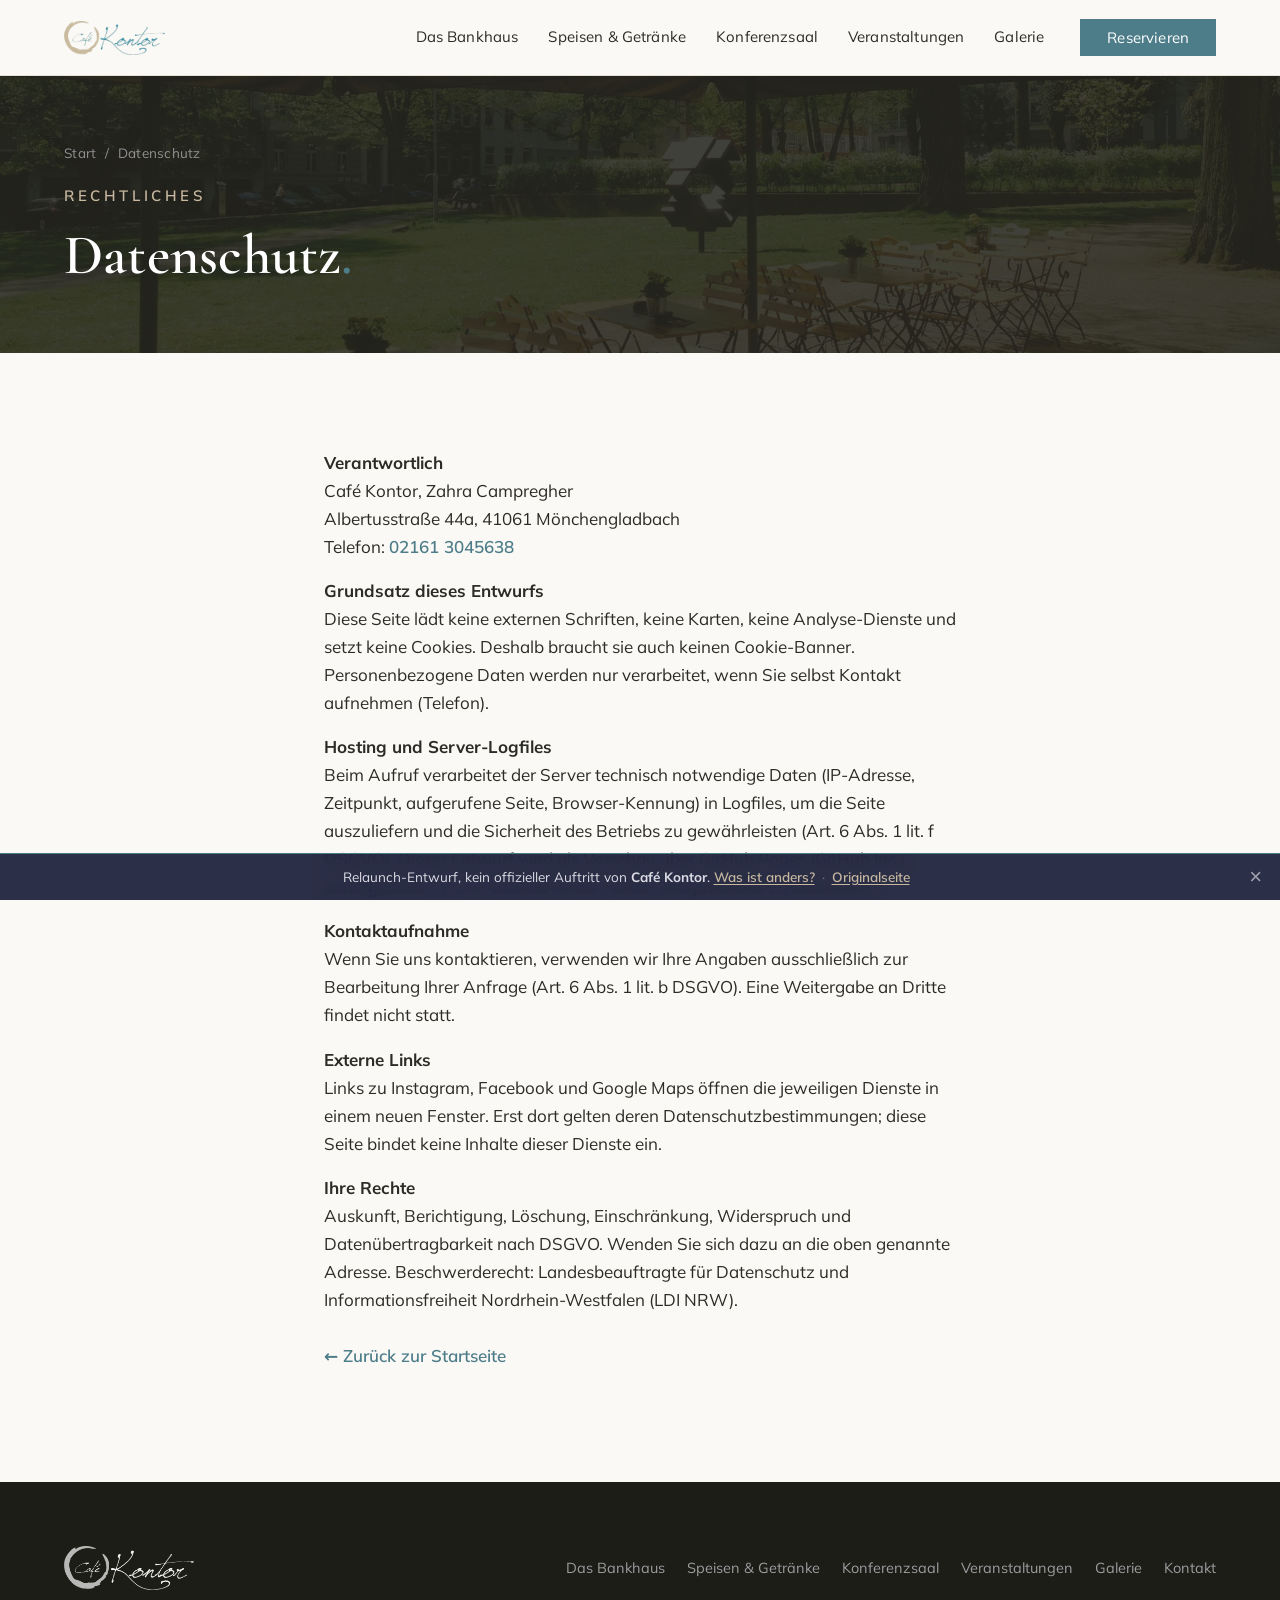
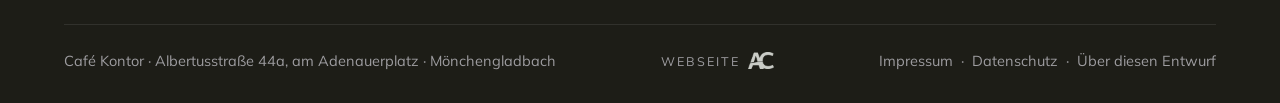
<file: datenschutz.html>
<!doctype html>
<html lang="de">
<head>
<meta charset="utf-8">
<meta name="viewport" content="width=device-width, initial-scale=1, viewport-fit=cover">
<meta name="robots" content="noindex, nofollow">
<title>Datenschutz | Café Kontor</title>
<link rel="icon" href="media/favicon.png" type="image/png">
<link rel="stylesheet" href="css/site.css?v=2">
</head>
<body class="sub">

<!-- #chrome:header -->
<header class="nav" id="nav">
  <div class="wrap">
    <a href="index.html#top" class="brand" aria-label="Café Kontor Startseite">
      <img class="logo-light" src="media/logo-white.png" alt="Café Kontor" width="1000" height="338">
      <img class="logo-dark" src="media/logo-dark.png" alt="" aria-hidden="true" width="1000" height="338">
    </a>
    <nav class="nav__links" aria-label="Hauptnavigation">
      <a href="index.html#bankhaus">Das Bankhaus</a>
      <a href="index.html#karte">Speisen &amp; Getränke</a>
      <a href="index.html#saal">Konferenzsaal</a>
      <a href="index.html#events">Veranstaltungen</a>
      <a href="index.html#galerie">Galerie</a>
      <a href="index.html#kontakt" class="btn nav__cta">Reservieren</a>
    </nav>
    <button class="burger" id="burger" aria-label="Menü öffnen" aria-expanded="false"><span></span><span></span><span></span></button>
  </div>
</header>
<nav class="mmenu" id="mmenu" aria-label="Mobile Navigation" inert>
  <div class="mmenu__top">
    <a href="index.html#top" class="mmenu__logo" aria-label="Café Kontor Startseite"><img src="media/logo-white.png" alt="Café Kontor" width="1000" height="338"></a>
    <button class="mmenu__x" id="mclose" aria-label="Menü schließen"></button>
  </div>
  <div class="mmenu__links">
    <a href="index.html#bankhaus"><span class="n">01</span>Das Bankhaus</a>
    <a href="index.html#karte"><span class="n">02</span>Speisen &amp; Getränke</a>
    <a href="index.html#saal"><span class="n">03</span>Konferenzsaal</a>
    <a href="index.html#events"><span class="n">04</span>Veranstaltungen</a>
    <a href="index.html#galerie"><span class="n">05</span>Galerie</a>
    <a href="index.html#kontakt"><span class="n">06</span>Kontakt</a>
  </div>
  <div class="mmenu__foot">
    <a class="btn btn--primary" href="tel:+4921613045638">Tisch reservieren
      <svg viewBox="0 0 24 24" fill="none" stroke="currentColor" stroke-width="2"><path d="M4 5c0 8 7 15 15 15v-3.5l-4-1.5-2 2a12 12 0 0 1-6-6l2-2L7.5 5H4Z"/></svg></a>
    <div class="mmenu__contact">
      <a href="https://www.instagram.com/cafe_kontor/" target="_blank" rel="noopener"><svg viewBox="0 0 24 24" fill="none" stroke="currentColor" stroke-width="1.8"><rect x="3" y="3" width="18" height="18" rx="5"/><circle cx="12" cy="12" r="4"/><circle cx="17.2" cy="6.8" r="1.1" fill="currentColor" stroke="none"/></svg>Instagram</a>
      <a href="https://www.google.com/maps/search/?api=1&amp;query=Caf%C3%A9%20Kontor%20Albertusstra%C3%9Fe%2044a%20M%C3%B6nchengladbach" target="_blank" rel="noopener"><svg viewBox="0 0 24 24" fill="none" stroke="currentColor" stroke-width="1.8"><path d="M12 21s-7-5.7-7-11a7 7 0 1 1 14 0c0 5.3-7 11-7 11Z"/><circle cx="12" cy="10" r="2.5"/></svg>Route</a>
    </div>
    <div class="mmenu__meta">Albertusstraße 44a, am Adenauerplatz &middot; Mönchengladbach</div>
  </div>
</nav>
<!-- /#chrome:header -->

<section class="subhero"><div class="wrap">
  <div class="crumb"><a href="index.html">Start</a> &nbsp;/&nbsp; Datenschutz</div>
  <div class="eyebrow" style="margin-top:20px">Rechtliches</div>
  <h1>Datenschutz<span class="dot">.</span></h1>
</div></section>

<section class="section"><div class="wrap prose">
  <p><b>Verantwortlich</b><br>Café Kontor, Zahra Campregher<br>Albertusstraße 44a, 41061 Mönchengladbach<br>Telefon: <a href="tel:+4921613045638">02161 3045638</a></p>
  <p><b>Grundsatz dieses Entwurfs</b><br>Diese Seite lädt keine externen Schriften, keine Karten, keine Analyse-Dienste und setzt keine Cookies. Deshalb braucht sie auch keinen Cookie-Banner. Personenbezogene Daten werden nur verarbeitet, wenn Sie selbst Kontakt aufnehmen (Telefon).</p>
  <p><b>Hosting und Server-Logfiles</b><br>Beim Aufruf verarbeitet der Server technisch notwendige Daten (IP-Adresse, Zeitpunkt, aufgerufene Seite, Browser-Kennung) in Logfiles, um die Seite auszuliefern und die Sicherheit des Betriebs zu gewährleisten (Art. 6 Abs. 1 lit. f DSGVO). Dieser Entwurf wird als Vorschau über GitHub Pages (GitHub Inc.) bereitgestellt; im Live-Betrieb ist der Hoster entsprechend zu benennen.</p>
  <p><b>Kontaktaufnahme</b><br>Wenn Sie uns kontaktieren, verwenden wir Ihre Angaben ausschließlich zur Bearbeitung Ihrer Anfrage (Art. 6 Abs. 1 lit. b DSGVO). Eine Weitergabe an Dritte findet nicht statt.</p>
  <p><b>Externe Links</b><br>Links zu Instagram, Facebook und Google Maps öffnen die jeweiligen Dienste in einem neuen Fenster. Erst dort gelten deren Datenschutzbestimmungen; diese Seite bindet keine Inhalte dieser Dienste ein.</p>
  <p><b>Ihre Rechte</b><br>Auskunft, Berichtigung, Löschung, Einschränkung, Widerspruch und Datenübertragbarkeit nach DSGVO. Wenden Sie sich dazu an die oben genannte Adresse. Beschwerderecht: Landesbeauftragte für Datenschutz und Informationsfreiheit Nordrhein-Westfalen (LDI NRW).</p>
  <p style="margin-top:28px"><a href="index.html">← Zurück zur Startseite</a></p>
</div></section>

<!-- #chrome:footer -->
<footer class="foot">
  <div class="wrap">
    <div class="foot__top">
      <a href="index.html#top" aria-label="Café Kontor Startseite"><img class="foot__brandimg" src="media/logo-white.png" alt="Café Kontor" width="1000" height="338" loading="lazy" decoding="async"></a>
      <nav class="foot__nav" aria-label="Footer">
        <a href="index.html#bankhaus">Das Bankhaus</a><a href="index.html#karte">Speisen &amp; Getränke</a>
        <a href="index.html#saal">Konferenzsaal</a><a href="index.html#events">Veranstaltungen</a><a href="index.html#galerie">Galerie</a><a href="index.html#kontakt">Kontakt</a>
      </nav>
    </div>
    <div class="foot__bottom">
      <span>Café Kontor &middot; Albertusstraße 44a, am Adenauerplatz &middot; Mönchengladbach</span>
      <a class="foot__credit" href="https://akyol.de" target="_blank" rel="noopener" aria-label="Webseite erstellt von Dr.-Ing. Suat Akyol, akyol.de">Webseite <img class="logo-mono" src="media/ac-logo-mono.png" alt="AC" width="306" height="195" style="height:17px;width:auto" loading="lazy" decoding="async"><img class="logo-color" src="media/ac-logo.png" alt="" aria-hidden="true" width="306" height="195" style="height:17px;width:auto" loading="lazy" decoding="async"></a>
      <span><a href="impressum.html">Impressum</a> &nbsp;&middot;&nbsp; <a href="datenschutz.html">Datenschutz</a> &nbsp;&middot;&nbsp; <a href="hinweise.html">Über diesen Entwurf</a></span>
    </div>
  </div>
</footer>
<!-- /#chrome:footer -->

<!-- #chrome:demobar -->
<div class="demobar" id="demobar">
  <span>Relaunch-Entwurf, kein offizieller Auftritt von <b>Café Kontor</b>. <a href="hinweise.html">Was ist anders?</a> <span class="demobar__sep">&middot;</span> <a href="https://www.cafekontor-mg.de/" target="_blank" rel="noopener">Originalseite</a></span>
  <button id="demoClose" aria-label="Hinweis schließen">&times;</button>
</div>
<!-- /#chrome:demobar -->

<script src="js/site.js?v=2"></script>
</body>
</html>
</file>
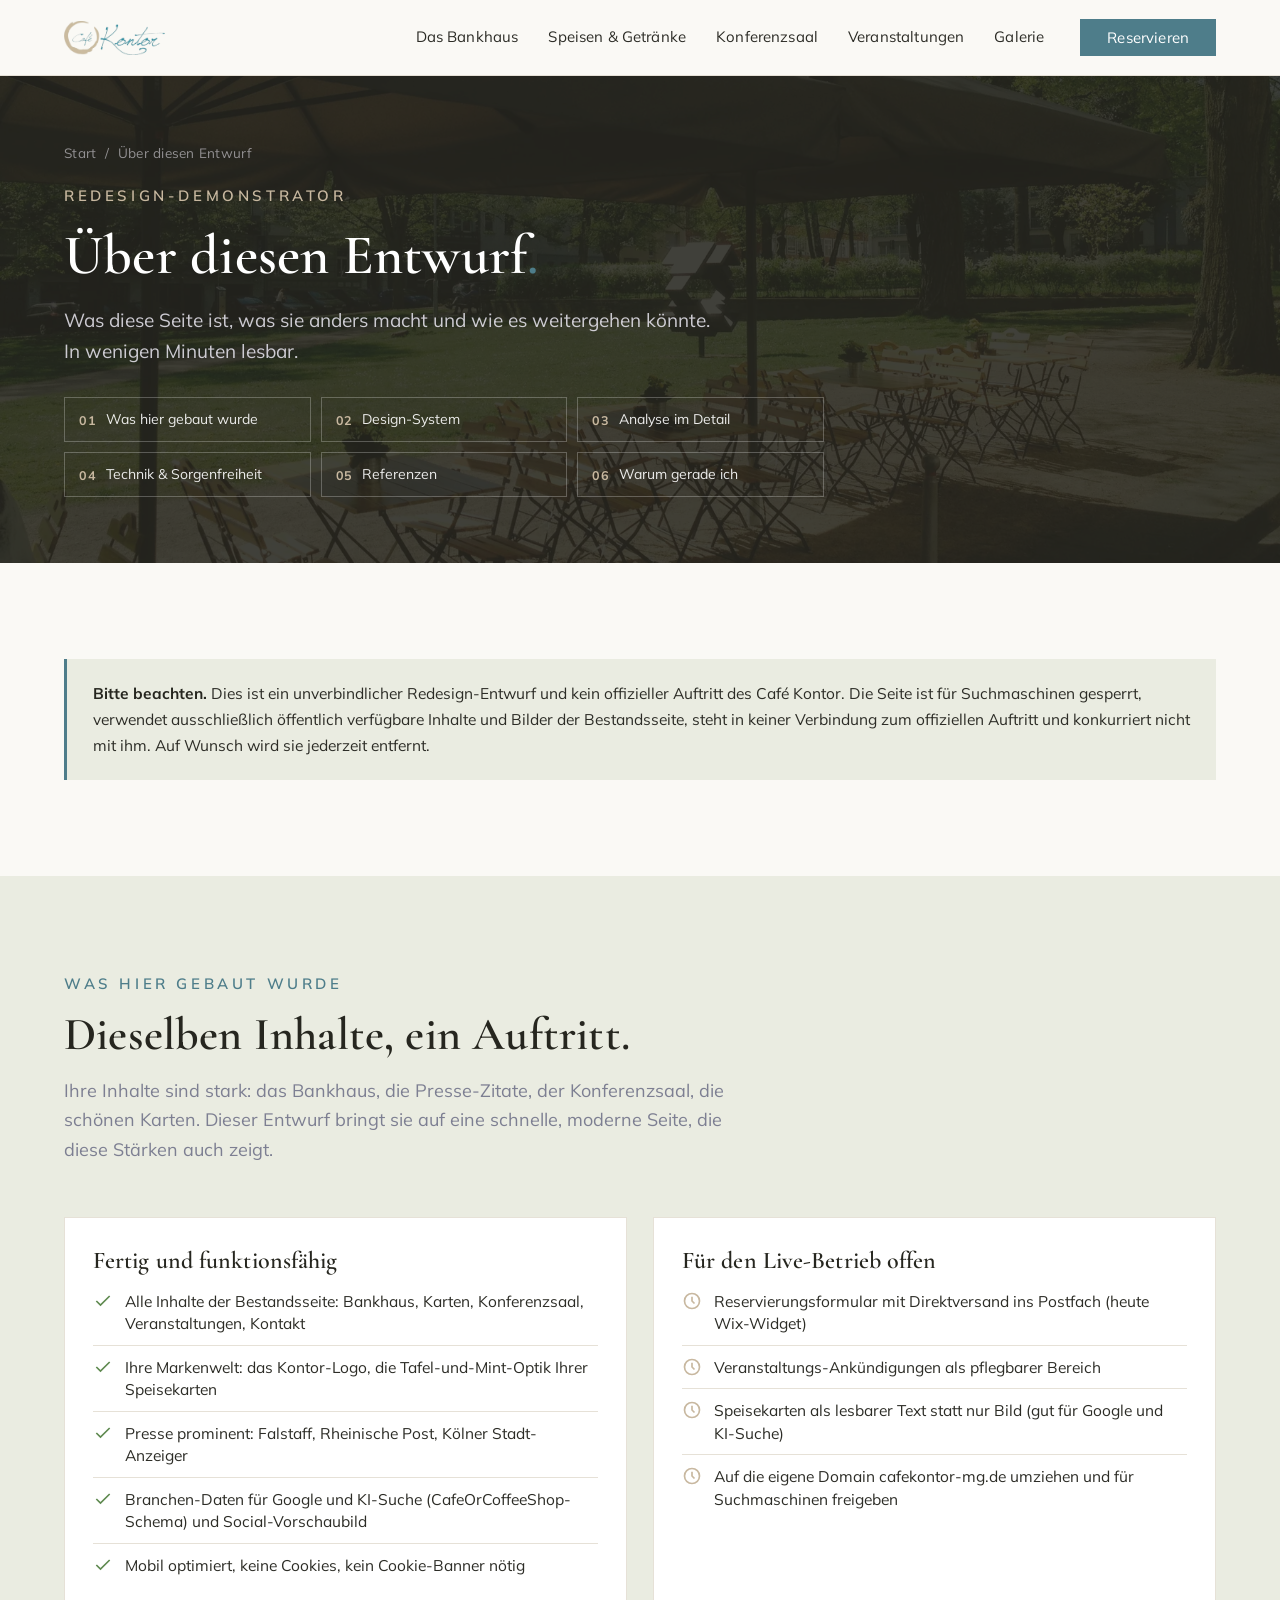
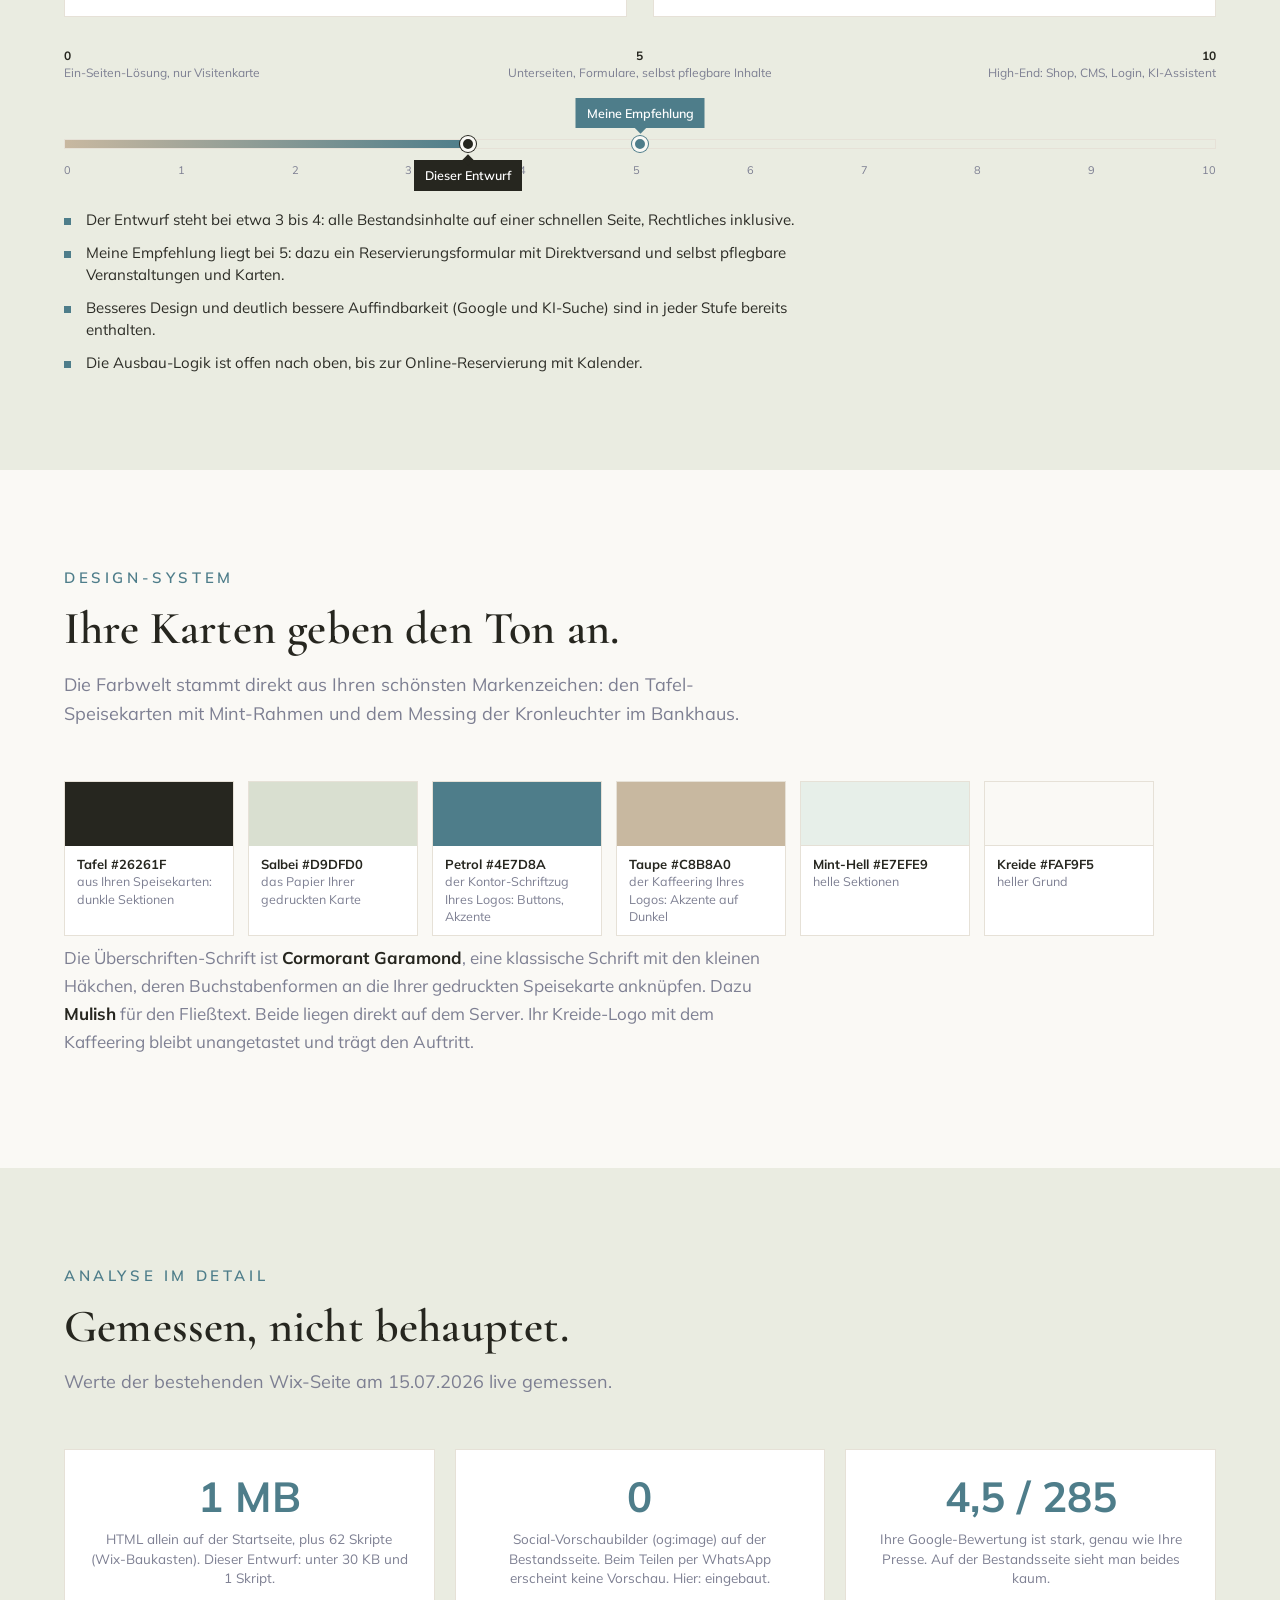
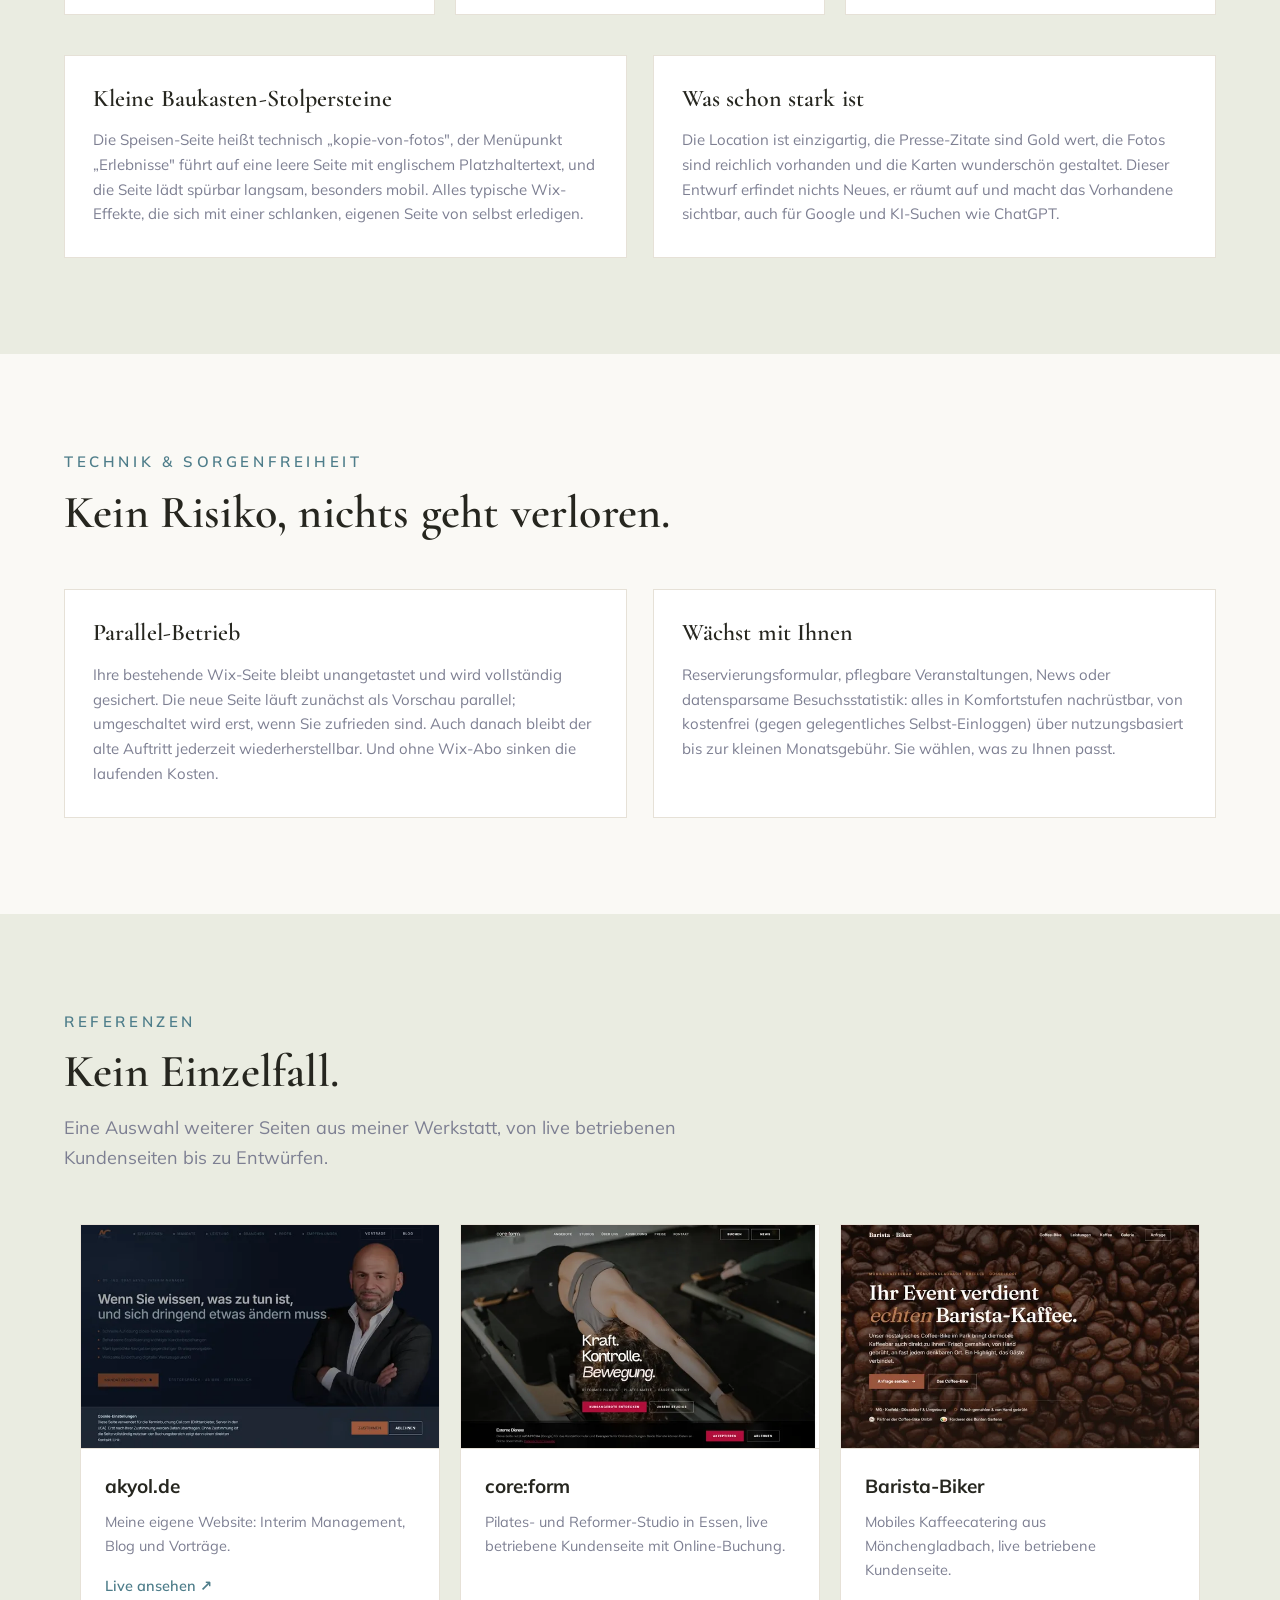
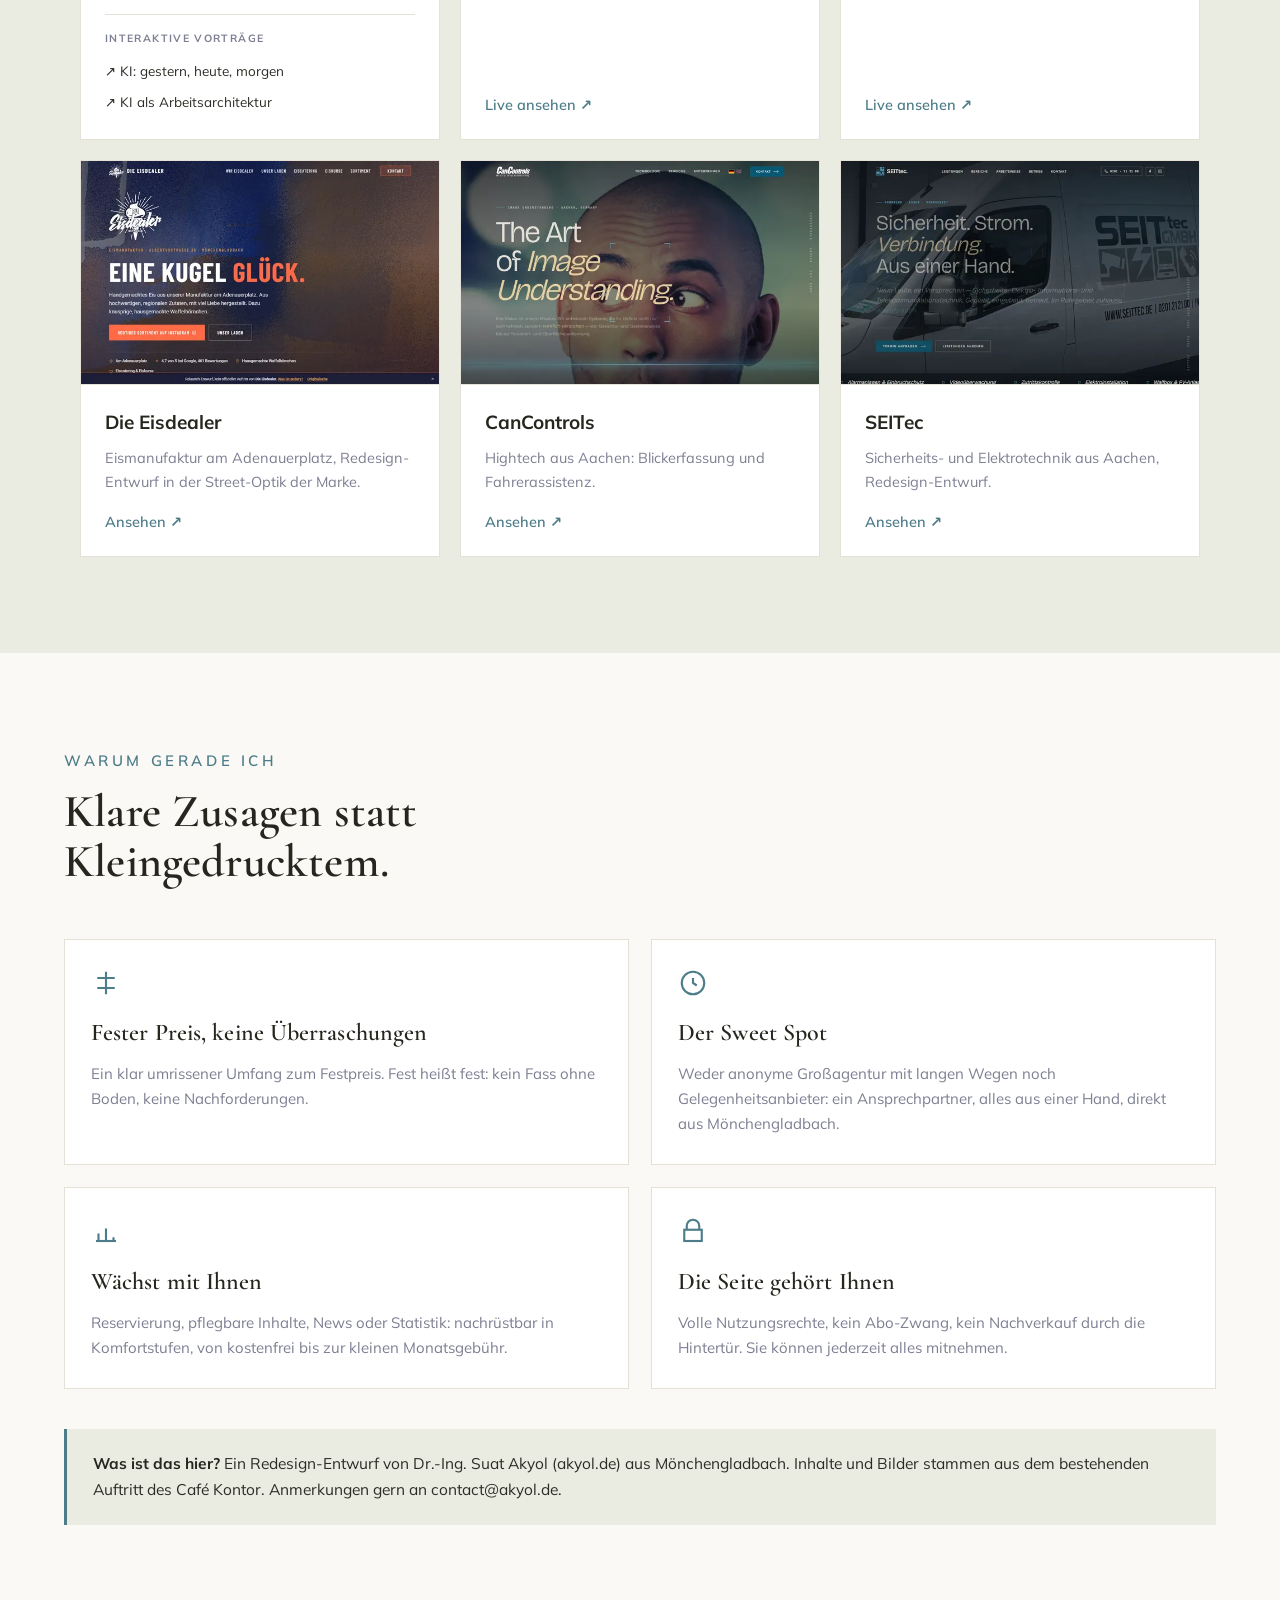
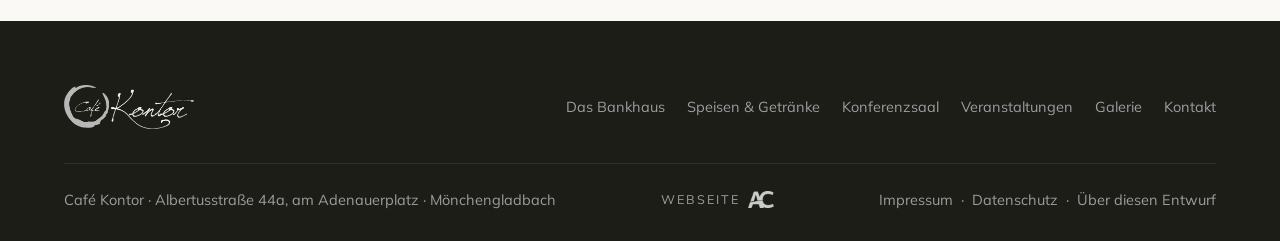
<file: hinweise.html>
<!doctype html>
<html lang="de">
<head>
<meta charset="utf-8">
<meta name="viewport" content="width=device-width, initial-scale=1, viewport-fit=cover">
<meta name="robots" content="noindex, nofollow">
<title>Über diesen Entwurf | Café Kontor</title>
<meta name="description" content="Redesign-Entwurf für cafekontor-mg.de: was der Entwurf gegenüber der bestehenden Seite anders macht.">
<link rel="icon" href="media/favicon.png" type="image/png">
<link rel="stylesheet" href="css/site.css?v=2">
</head>
<body class="sub">

<!-- #chrome:header -->
<header class="nav" id="nav">
  <div class="wrap">
    <a href="index.html#top" class="brand" aria-label="Café Kontor Startseite">
      <img class="logo-light" src="media/logo-white.png" alt="Café Kontor" width="1000" height="338">
      <img class="logo-dark" src="media/logo-dark.png" alt="" aria-hidden="true" width="1000" height="338">
    </a>
    <nav class="nav__links" aria-label="Hauptnavigation">
      <a href="index.html#bankhaus">Das Bankhaus</a>
      <a href="index.html#karte">Speisen &amp; Getränke</a>
      <a href="index.html#saal">Konferenzsaal</a>
      <a href="index.html#events">Veranstaltungen</a>
      <a href="index.html#galerie">Galerie</a>
      <a href="index.html#kontakt" class="btn nav__cta">Reservieren</a>
    </nav>
    <button class="burger" id="burger" aria-label="Menü öffnen" aria-expanded="false"><span></span><span></span><span></span></button>
  </div>
</header>
<nav class="mmenu" id="mmenu" aria-label="Mobile Navigation" inert>
  <div class="mmenu__top">
    <a href="index.html#top" class="mmenu__logo" aria-label="Café Kontor Startseite"><img src="media/logo-white.png" alt="Café Kontor" width="1000" height="338"></a>
    <button class="mmenu__x" id="mclose" aria-label="Menü schließen"></button>
  </div>
  <div class="mmenu__links">
    <a href="index.html#bankhaus"><span class="n">01</span>Das Bankhaus</a>
    <a href="index.html#karte"><span class="n">02</span>Speisen &amp; Getränke</a>
    <a href="index.html#saal"><span class="n">03</span>Konferenzsaal</a>
    <a href="index.html#events"><span class="n">04</span>Veranstaltungen</a>
    <a href="index.html#galerie"><span class="n">05</span>Galerie</a>
    <a href="index.html#kontakt"><span class="n">06</span>Kontakt</a>
  </div>
  <div class="mmenu__foot">
    <a class="btn btn--primary" href="tel:+4921613045638">Tisch reservieren
      <svg viewBox="0 0 24 24" fill="none" stroke="currentColor" stroke-width="2"><path d="M4 5c0 8 7 15 15 15v-3.5l-4-1.5-2 2a12 12 0 0 1-6-6l2-2L7.5 5H4Z"/></svg></a>
    <div class="mmenu__contact">
      <a href="https://www.instagram.com/cafe_kontor/" target="_blank" rel="noopener"><svg viewBox="0 0 24 24" fill="none" stroke="currentColor" stroke-width="1.8"><rect x="3" y="3" width="18" height="18" rx="5"/><circle cx="12" cy="12" r="4"/><circle cx="17.2" cy="6.8" r="1.1" fill="currentColor" stroke="none"/></svg>Instagram</a>
      <a href="https://www.google.com/maps/search/?api=1&amp;query=Caf%C3%A9%20Kontor%20Albertusstra%C3%9Fe%2044a%20M%C3%B6nchengladbach" target="_blank" rel="noopener"><svg viewBox="0 0 24 24" fill="none" stroke="currentColor" stroke-width="1.8"><path d="M12 21s-7-5.7-7-11a7 7 0 1 1 14 0c0 5.3-7 11-7 11Z"/><circle cx="12" cy="10" r="2.5"/></svg>Route</a>
    </div>
    <div class="mmenu__meta">Albertusstraße 44a, am Adenauerplatz &middot; Mönchengladbach</div>
  </div>
</nav>
<!-- /#chrome:header -->

<section class="subhero"><div class="wrap">
  <div class="crumb"><a href="index.html">Start</a> &nbsp;/&nbsp; Über diesen Entwurf</div>
  <div class="eyebrow" style="margin-top:20px">Redesign-Demonstrator</div>
  <h1>Über diesen Entwurf<span class="dot">.</span></h1>
  <p>Was diese Seite ist, was sie anders macht und wie es weitergehen könnte. In wenigen Minuten lesbar.</p>
  <nav class="toc" aria-label="Inhalt">
    <a href="#h-neu"><span>01</span>Was hier gebaut wurde</a>
    <a href="#h-design"><span>02</span>Design-System</a>
    <a href="#h-analyse"><span>03</span>Analyse im Detail</a>
    <a href="#h-technik"><span>04</span>Technik &amp; Sorgenfreiheit</a>
    <a href="#h-refs"><span>05</span>Referenzen</a>
    <a href="#h-warum"><span>06</span>Warum gerade ich</a>
  </nav>
</div></section>

<section class="section"><div class="wrap">
  <div class="note-box reveal"><b>Bitte beachten.</b> Dies ist ein unverbindlicher Redesign-Entwurf und kein offizieller Auftritt des Café Kontor. Die Seite ist für Suchmaschinen gesperrt, verwendet ausschließlich öffentlich verfügbare Inhalte und Bilder der Bestandsseite, steht in keiner Verbindung zum offiziellen Auftritt und konkurriert nicht mit ihm. Auf Wunsch wird sie jederzeit entfernt.</div>
</div></section>

<section class="section section--vanille" id="h-neu"><div class="wrap">
  <div class="shead reveal">
    <div class="eyebrow">Was hier gebaut wurde</div>
    <h2>Dieselben Inhalte, ein Auftritt.</h2>
    <p>Ihre Inhalte sind stark: das Bankhaus, die Presse-Zitate, der Konferenzsaal, die schönen Karten. Dieser Entwurf bringt sie auf eine schnelle, moderne Seite, die diese Stärken auch zeigt.</p>
  </div>
  <div class="two">
    <div class="card reveal">
      <h3>Fertig und funktionsfähig</h3>
      <ul class="chk">
        <li><svg class="ok" viewBox="0 0 24 24" fill="none" stroke="currentColor" stroke-width="2"><path d="M20 6 9 17l-5-5"/></svg>Alle Inhalte der Bestandsseite: Bankhaus, Karten, Konferenzsaal, Veranstaltungen, Kontakt</li>
        <li><svg class="ok" viewBox="0 0 24 24" fill="none" stroke="currentColor" stroke-width="2"><path d="M20 6 9 17l-5-5"/></svg>Ihre Markenwelt: das Kontor-Logo, die Tafel-und-Mint-Optik Ihrer Speisekarten</li>
        <li><svg class="ok" viewBox="0 0 24 24" fill="none" stroke="currentColor" stroke-width="2"><path d="M20 6 9 17l-5-5"/></svg>Presse prominent: Falstaff, Rheinische Post, Kölner Stadt-Anzeiger</li>
        <li><svg class="ok" viewBox="0 0 24 24" fill="none" stroke="currentColor" stroke-width="2"><path d="M20 6 9 17l-5-5"/></svg>Branchen-Daten für Google und KI-Suche (CafeOrCoffeeShop-Schema) und Social-Vorschaubild</li>
        <li><svg class="ok" viewBox="0 0 24 24" fill="none" stroke="currentColor" stroke-width="2"><path d="M20 6 9 17l-5-5"/></svg>Mobil optimiert, keine Cookies, kein Cookie-Banner nötig</li>
      </ul>
    </div>
    <div class="card reveal">
      <h3>Für den Live-Betrieb offen</h3>
      <ul class="chk">
        <li><svg class="todo" viewBox="0 0 24 24" fill="none" stroke="currentColor" stroke-width="2"><circle cx="12" cy="12" r="9"/><path d="M12 7v5l3 3"/></svg>Reservierungsformular mit Direktversand ins Postfach (heute Wix-Widget)</li>
        <li><svg class="todo" viewBox="0 0 24 24" fill="none" stroke="currentColor" stroke-width="2"><circle cx="12" cy="12" r="9"/><path d="M12 7v5l3 3"/></svg>Veranstaltungs-Ankündigungen als pflegbarer Bereich</li>
        <li><svg class="todo" viewBox="0 0 24 24" fill="none" stroke="currentColor" stroke-width="2"><circle cx="12" cy="12" r="9"/><path d="M12 7v5l3 3"/></svg>Speisekarten als lesbarer Text statt nur Bild (gut für Google und KI-Suche)</li>
        <li><svg class="todo" viewBox="0 0 24 24" fill="none" stroke="currentColor" stroke-width="2"><circle cx="12" cy="12" r="9"/><path d="M12 7v5l3 3"/></svg>Auf die eigene Domain cafekontor-mg.de umziehen und für Suchmaschinen freigeben</li>
      </ul>
    </div>
  </div>

  <div class="scale reveal">
    <div class="scale__caps">
      <span><b>0</b><br>Ein-Seiten-Lösung, nur Visitenkarte</span>
      <span class="mid"><b>5</b><br>Unterseiten, Formulare, selbst pflegbare Inhalte</span>
      <span class="end"><b>10</b><br>High-End: Shop, CMS, Login, KI-Assistent</span>
    </div>
    <div class="scale__track">
      <div class="scale__fill" style="width:35%"></div>
      <div class="scale__mk scale__mk--now" style="left:35%"><i></i><span class="scale__lab">Dieser Entwurf</span></div>
      <div class="scale__mk scale__mk--rec" style="left:50%"><i></i><span class="scale__lab">Meine Empfehlung</span></div>
    </div>
    <div class="scale__nums"><span>0</span><span>1</span><span>2</span><span>3</span><span>4</span><span>5</span><span>6</span><span>7</span><span>8</span><span>9</span><span>10</span></div>
    <ul class="scale__why">
      <li>Der Entwurf steht bei etwa 3 bis 4: alle Bestandsinhalte auf einer schnellen Seite, Rechtliches inklusive.</li>
      <li>Meine Empfehlung liegt bei 5: dazu ein Reservierungsformular mit Direktversand und selbst pflegbare Veranstaltungen und Karten.</li>
      <li>Besseres Design und deutlich bessere Auffindbarkeit (Google und KI-Suche) sind in jeder Stufe bereits enthalten.</li>
      <li>Die Ausbau-Logik ist offen nach oben, bis zur Online-Reservierung mit Kalender.</li>
    </ul>
  </div>
</div></section>

<section class="section" id="h-design"><div class="wrap">
  <div class="shead reveal">
    <div class="eyebrow">Design-System</div>
    <h2>Ihre Karten geben den Ton an.</h2>
    <p>Die Farbwelt stammt direkt aus Ihren schönsten Markenzeichen: den Tafel-Speisekarten mit Mint-Rahmen und dem Messing der Kronleuchter im Bankhaus.</p>
  </div>
  <div class="ds reveal">
    <div class="sw"><i style="background:#26261f"></i><span><b>Tafel #26261F</b>aus Ihren Speisekarten: dunkle Sektionen</span></div>
    <div class="sw"><i style="background:#d9dfd0"></i><span><b>Salbei #D9DFD0</b>das Papier Ihrer gedruckten Karte</span></div>
    <div class="sw"><i style="background:#4e7d8a"></i><span><b>Petrol #4E7D8A</b>der Kontor-Schriftzug Ihres Logos: Buttons, Akzente</span></div>
    <div class="sw"><i style="background:#c8b8a0"></i><span><b>Taupe #C8B8A0</b>der Kaffeering Ihres Logos: Akzente auf Dunkel</span></div>
    <div class="sw"><i style="background:#e7efe9;border-bottom:1px solid #e5e0d6"></i><span><b>Mint-Hell #E7EFE9</b>helle Sektionen</span></div>
    <div class="sw"><i style="background:#faf9f5;border-bottom:1px solid #e5e0d6"></i><span><b>Kreide #FAF9F5</b>heller Grund</span></div>
  </div>
  <p class="reveal" style="max-width:720px;color:var(--muted)">Die Überschriften-Schrift ist <b style="color:var(--tinte)">Cormorant Garamond</b>, eine klassische Schrift mit den kleinen Häkchen, deren Buchstabenformen an die Ihrer gedruckten Speisekarte anknüpfen. Dazu <b style="color:var(--tinte)">Mulish</b> für den Fließtext. Beide liegen direkt auf dem Server. Ihr Kreide-Logo mit dem Kaffeering bleibt unangetastet und trägt den Auftritt.</p>
</div></section>

<section class="section section--vanille" id="h-analyse"><div class="wrap">
  <div class="shead reveal">
    <div class="eyebrow">Analyse im Detail</div>
    <h2>Gemessen, nicht behauptet.</h2>
    <p>Werte der bestehenden Wix-Seite am 15.07.2026 live gemessen.</p>
  </div>
  <div class="metrics reveal">
    <div class="metric"><div class="big">1 MB</div><div class="lbl">HTML allein auf der Startseite, plus 62 Skripte (Wix-Baukasten). Dieser Entwurf: unter 30 KB und 1 Skript.</div></div>
    <div class="metric"><div class="big">0</div><div class="lbl">Social-Vorschaubilder (og:image) auf der Bestandsseite. Beim Teilen per WhatsApp erscheint keine Vorschau. Hier: eingebaut.</div></div>
    <div class="metric"><div class="big">4,5 / 285</div><div class="lbl">Ihre Google-Bewertung ist stark, genau wie Ihre Presse. Auf der Bestandsseite sieht man beides kaum.</div></div>
  </div>
  <div class="two">
    <div class="card reveal">
      <h3>Kleine Baukasten-Stolpersteine</h3>
      <p style="color:var(--muted);font-size:15px;margin:0">Die Speisen-Seite heißt technisch „kopie-von-fotos", der Menüpunkt „Erlebnisse" führt auf eine leere Seite mit englischem Platzhaltertext, und die Seite lädt spürbar langsam, besonders mobil. Alles typische Wix-Effekte, die sich mit einer schlanken, eigenen Seite von selbst erledigen.</p>
    </div>
    <div class="card reveal">
      <h3>Was schon stark ist</h3>
      <p style="color:var(--muted);font-size:15px;margin:0">Die Location ist einzigartig, die Presse-Zitate sind Gold wert, die Fotos sind reichlich vorhanden und die Karten wunderschön gestaltet. Dieser Entwurf erfindet nichts Neues, er räumt auf und macht das Vorhandene sichtbar, auch für Google und KI-Suchen wie ChatGPT.</p>
    </div>
  </div>
</div></section>

<section class="section" id="h-technik"><div class="wrap">
  <div class="shead reveal">
    <div class="eyebrow">Technik &amp; Sorgenfreiheit</div>
    <h2>Kein Risiko, nichts geht verloren.</h2>
  </div>
  <div class="two">
    <div class="card reveal">
      <h3>Parallel-Betrieb</h3>
      <p style="color:var(--muted);font-size:15px;margin:0">Ihre bestehende Wix-Seite bleibt unangetastet und wird vollständig gesichert. Die neue Seite läuft zunächst als Vorschau parallel; umgeschaltet wird erst, wenn Sie zufrieden sind. Auch danach bleibt der alte Auftritt jederzeit wiederherstellbar. Und ohne Wix-Abo sinken die laufenden Kosten.</p>
    </div>
    <div class="card reveal">
      <h3>Wächst mit Ihnen</h3>
      <p style="color:var(--muted);font-size:15px;margin:0">Reservierungsformular, pflegbare Veranstaltungen, News oder datensparsame Besuchsstatistik: alles in Komfortstufen nachrüstbar, von kostenfrei (gegen gelegentliches Selbst-Einloggen) über nutzungsbasiert bis zur kleinen Monatsgebühr. Sie wählen, was zu Ihnen passt.</p>
    </div>
  </div>
</div></section>

<section class="section section--vanille" id="h-refs"><div class="wrap">
  <div class="shead reveal">
    <div class="eyebrow">Referenzen</div>
    <h2>Kein Einzelfall.</h2>
    <p>Eine Auswahl weiterer Seiten aus meiner Werkstatt, von live betriebenen Kundenseiten bis zu Entwürfen.</p>
  </div>
  <div class="refs">
    <div class="ref reveal">
      <img class="ref__shot" src="media/refs/akyol.webp" alt="Startseite von akyol.de" width="640" height="400" loading="lazy" decoding="async">
      <div class="ref__body">
        <h4>akyol.de</h4><p>Meine eigene Website: Interim Management, Blog und Vorträge.</p>
        <a href="https://www.akyol.de" target="_blank" rel="noopener">Live ansehen ↗</a>
        <div class="ref__extra"><div class="lbl">Interaktive Vorträge</div>
          <a href="https://akyol.de/presentations/ki-gestern-heute-morgen/" target="_blank" rel="noopener">↗ KI: gestern, heute, morgen</a>
          <a href="https://akyol.de/presentations/ki-arbeitsarchitektur/" target="_blank" rel="noopener">↗ KI als Arbeitsarchitektur</a>
        </div>
      </div>
    </div>
    <div class="ref reveal">
      <img class="ref__shot" src="media/refs/coreform.webp" alt="Startseite von core-form.de" width="640" height="400" loading="lazy" decoding="async">
      <div class="ref__body">
        <h4>core:form</h4><p>Pilates- und Reformer-Studio in Essen, live betriebene Kundenseite mit Online-Buchung.</p>
        <a href="https://www.core-form.de" target="_blank" rel="noopener">Live ansehen ↗</a>
      </div>
    </div>
    <div class="ref reveal">
      <img class="ref__shot" src="media/refs/barista.webp" alt="Startseite von barista-biker.de" width="640" height="400" loading="lazy" decoding="async">
      <div class="ref__body">
        <h4>Barista-Biker</h4><p>Mobiles Kaffeecatering aus Mönchengladbach, live betriebene Kundenseite.</p>
        <a href="https://barista-biker.de/" target="_blank" rel="noopener">Live ansehen ↗</a>
      </div>
    </div>
    <div class="ref reveal">
      <img class="ref__shot" src="media/refs/eisdealer.webp" alt="Startseite des Eisdealer-Entwurfs" width="640" height="400" loading="lazy" decoding="async">
      <div class="ref__body">
        <h4>Die Eisdealer</h4><p>Eismanufaktur am Adenauerplatz, Redesign-Entwurf in der Street-Optik der Marke.</p>
        <a href="https://suak0903.github.io/eisdealer/" target="_blank" rel="noopener">Ansehen ↗</a>
      </div>
    </div>
    <div class="ref reveal">
      <img class="ref__shot" src="media/refs/cancontrols.webp" alt="Startseite des CanControls-Entwurfs" width="640" height="400" loading="lazy" decoding="async">
      <div class="ref__body">
        <h4>CanControls</h4><p>Hightech aus Aachen: Blickerfassung und Fahrerassistenz.</p>
        <a href="https://suak0903.github.io/cancontrols/" target="_blank" rel="noopener">Ansehen ↗</a>
      </div>
    </div>
    <div class="ref reveal">
      <img class="ref__shot" src="media/refs/seitec.webp" alt="Startseite des SEITec-Entwurfs" width="640" height="400" loading="lazy" decoding="async">
      <div class="ref__body">
        <h4>SEITec</h4><p>Sicherheits- und Elektrotechnik aus Aachen, Redesign-Entwurf.</p>
        <a href="https://suak0903.github.io/seitec/" target="_blank" rel="noopener">Ansehen ↗</a>
      </div>
    </div>
  </div>
</div></section>

<section class="section" id="h-warum"><div class="wrap">
  <div class="shead reveal">
    <div class="eyebrow">Warum gerade ich</div>
    <h2>Klare Zusagen statt Kleingedrucktem.</h2>
  </div>
  <div class="why">
    <div class="card reveal">
      <svg class="ic" viewBox="0 0 24 24" fill="none" stroke="currentColor" stroke-width="1.7"><path d="M12 3v18M5 8h14M5 16h14"/></svg>
      <h3>Fester Preis, keine Überraschungen</h3>
      <p>Ein klar umrissener Umfang zum Festpreis. Fest heißt fest: kein Fass ohne Boden, keine Nachforderungen.</p>
    </div>
    <div class="card reveal">
      <svg class="ic" viewBox="0 0 24 24" fill="none" stroke="currentColor" stroke-width="1.7"><circle cx="12" cy="12" r="9"/><path d="M12 8v4l3 2"/></svg>
      <h3>Der Sweet Spot</h3>
      <p>Weder anonyme Großagentur mit langen Wegen noch Gelegenheitsanbieter: ein Ansprechpartner, alles aus einer Hand, direkt aus Mönchengladbach.</p>
    </div>
    <div class="card reveal">
      <svg class="ic" viewBox="0 0 24 24" fill="none" stroke="currentColor" stroke-width="1.7"><path d="M12 20V10M6 20v-6M18 20v-3"/><path d="M4 20h16"/></svg>
      <h3>Wächst mit Ihnen</h3>
      <p>Reservierung, pflegbare Inhalte, News oder Statistik: nachrüstbar in Komfortstufen, von kostenfrei bis zur kleinen Monatsgebühr.</p>
    </div>
    <div class="card reveal">
      <svg class="ic" viewBox="0 0 24 24" fill="none" stroke="currentColor" stroke-width="1.7"><path d="M7 11V8a5 5 0 0 1 10 0v3"/><rect x="5" y="11" width="14" height="9"/></svg>
      <h3>Die Seite gehört Ihnen</h3>
      <p>Volle Nutzungsrechte, kein Abo-Zwang, kein Nachverkauf durch die Hintertür. Sie können jederzeit alles mitnehmen.</p>
    </div>
  </div>
  <div class="note-box reveal" style="margin-top:40px"><b>Was ist das hier?</b> Ein Redesign-Entwurf von Dr.-Ing. Suat Akyol (akyol.de) aus Mönchengladbach. Inhalte und Bilder stammen aus dem bestehenden Auftritt des Café Kontor. Anmerkungen gern an <a href="mailto:contact@akyol.de">contact@akyol.de</a>.</div>
</div></section>

<!-- #chrome:footer -->
<footer class="foot">
  <div class="wrap">
    <div class="foot__top">
      <a href="index.html#top" aria-label="Café Kontor Startseite"><img class="foot__brandimg" src="media/logo-white.png" alt="Café Kontor" width="1000" height="338" loading="lazy" decoding="async"></a>
      <nav class="foot__nav" aria-label="Footer">
        <a href="index.html#bankhaus">Das Bankhaus</a><a href="index.html#karte">Speisen &amp; Getränke</a>
        <a href="index.html#saal">Konferenzsaal</a><a href="index.html#events">Veranstaltungen</a><a href="index.html#galerie">Galerie</a><a href="index.html#kontakt">Kontakt</a>
      </nav>
    </div>
    <div class="foot__bottom">
      <span>Café Kontor &middot; Albertusstraße 44a, am Adenauerplatz &middot; Mönchengladbach</span>
      <a class="foot__credit" href="https://akyol.de" target="_blank" rel="noopener" aria-label="Webseite erstellt von Dr.-Ing. Suat Akyol, akyol.de">Webseite <img class="logo-mono" src="media/ac-logo-mono.png" alt="AC" width="306" height="195" style="height:17px;width:auto" loading="lazy" decoding="async"><img class="logo-color" src="media/ac-logo.png" alt="" aria-hidden="true" width="306" height="195" style="height:17px;width:auto" loading="lazy" decoding="async"></a>
      <span><a href="impressum.html">Impressum</a> &nbsp;&middot;&nbsp; <a href="datenschutz.html">Datenschutz</a> &nbsp;&middot;&nbsp; <a href="hinweise.html">Über diesen Entwurf</a></span>
    </div>
  </div>
</footer>
<!-- /#chrome:footer -->

<script src="js/site.js?v=2"></script>
</body>
</html>
</file>
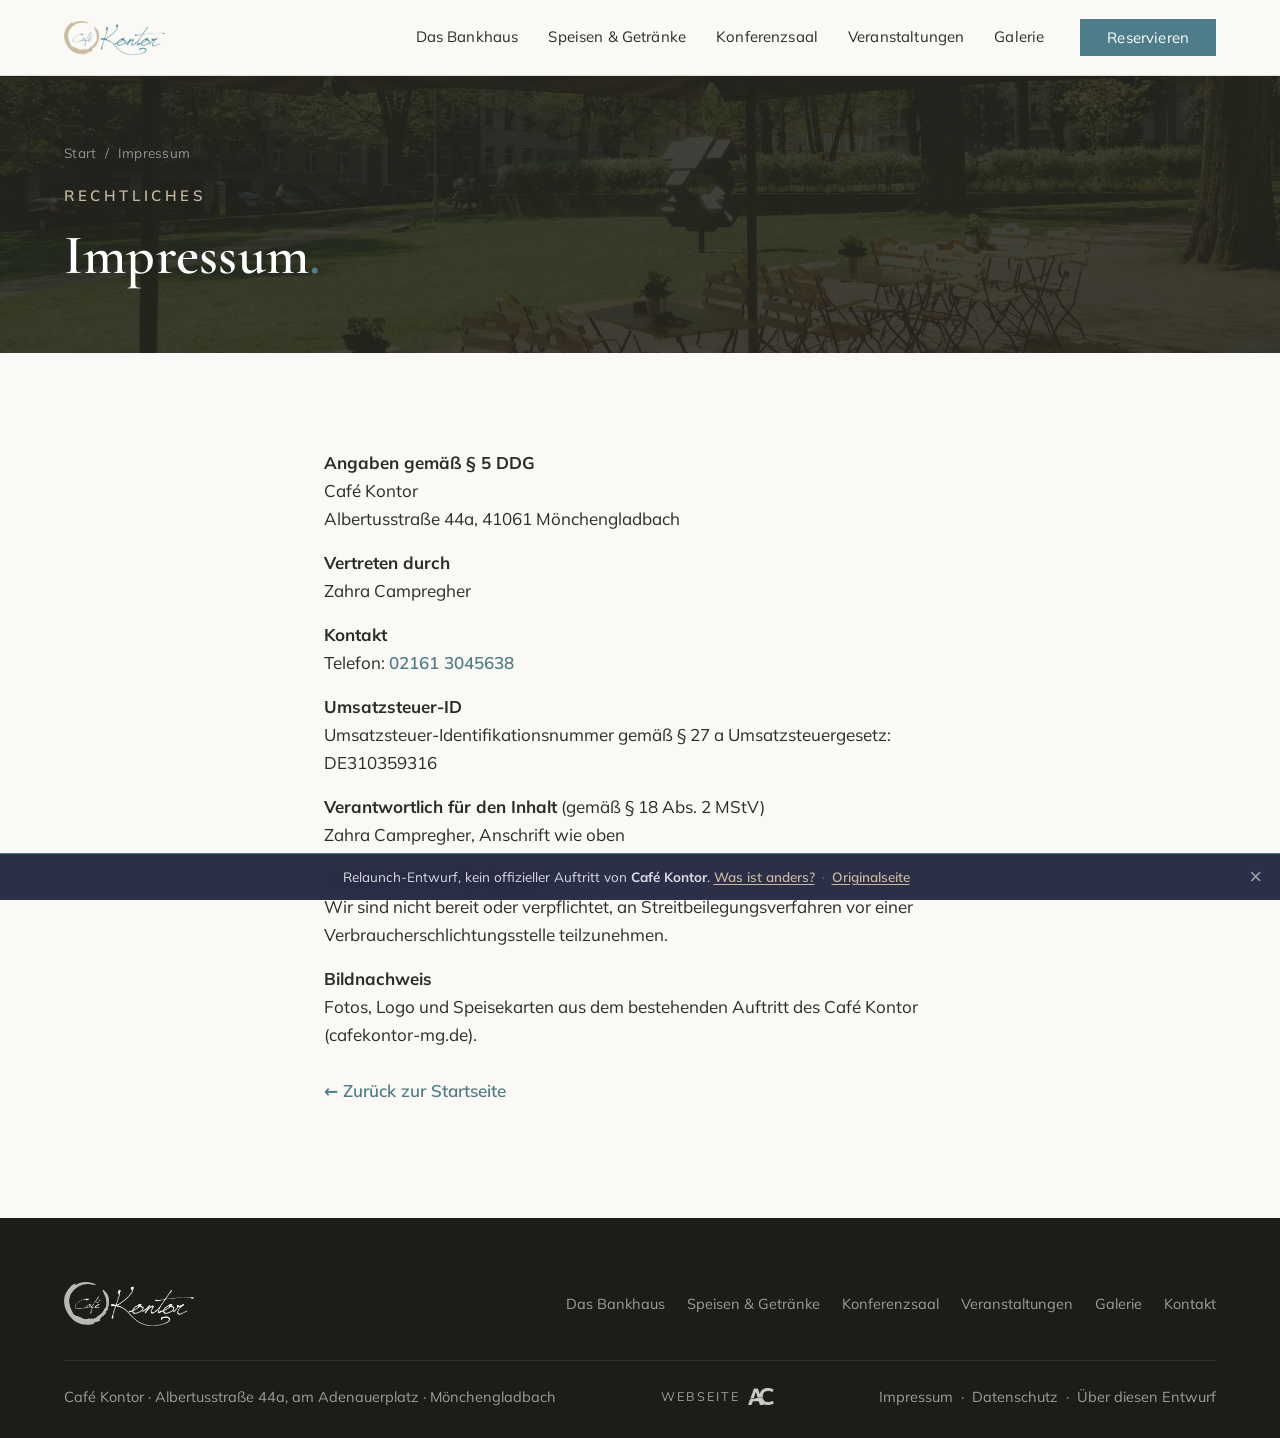
<file: impressum.html>
<!doctype html>
<html lang="de">
<head>
<meta charset="utf-8">
<meta name="viewport" content="width=device-width, initial-scale=1, viewport-fit=cover">
<meta name="robots" content="noindex, nofollow">
<title>Impressum | Café Kontor</title>
<link rel="icon" href="media/favicon.png" type="image/png">
<link rel="stylesheet" href="css/site.css?v=2">
</head>
<body class="sub">

<!-- #chrome:header -->
<header class="nav" id="nav">
  <div class="wrap">
    <a href="index.html#top" class="brand" aria-label="Café Kontor Startseite">
      <img class="logo-light" src="media/logo-white.png" alt="Café Kontor" width="1000" height="338">
      <img class="logo-dark" src="media/logo-dark.png" alt="" aria-hidden="true" width="1000" height="338">
    </a>
    <nav class="nav__links" aria-label="Hauptnavigation">
      <a href="index.html#bankhaus">Das Bankhaus</a>
      <a href="index.html#karte">Speisen &amp; Getränke</a>
      <a href="index.html#saal">Konferenzsaal</a>
      <a href="index.html#events">Veranstaltungen</a>
      <a href="index.html#galerie">Galerie</a>
      <a href="index.html#kontakt" class="btn nav__cta">Reservieren</a>
    </nav>
    <button class="burger" id="burger" aria-label="Menü öffnen" aria-expanded="false"><span></span><span></span><span></span></button>
  </div>
</header>
<nav class="mmenu" id="mmenu" aria-label="Mobile Navigation" inert>
  <div class="mmenu__top">
    <a href="index.html#top" class="mmenu__logo" aria-label="Café Kontor Startseite"><img src="media/logo-white.png" alt="Café Kontor" width="1000" height="338"></a>
    <button class="mmenu__x" id="mclose" aria-label="Menü schließen"></button>
  </div>
  <div class="mmenu__links">
    <a href="index.html#bankhaus"><span class="n">01</span>Das Bankhaus</a>
    <a href="index.html#karte"><span class="n">02</span>Speisen &amp; Getränke</a>
    <a href="index.html#saal"><span class="n">03</span>Konferenzsaal</a>
    <a href="index.html#events"><span class="n">04</span>Veranstaltungen</a>
    <a href="index.html#galerie"><span class="n">05</span>Galerie</a>
    <a href="index.html#kontakt"><span class="n">06</span>Kontakt</a>
  </div>
  <div class="mmenu__foot">
    <a class="btn btn--primary" href="tel:+4921613045638">Tisch reservieren
      <svg viewBox="0 0 24 24" fill="none" stroke="currentColor" stroke-width="2"><path d="M4 5c0 8 7 15 15 15v-3.5l-4-1.5-2 2a12 12 0 0 1-6-6l2-2L7.5 5H4Z"/></svg></a>
    <div class="mmenu__contact">
      <a href="https://www.instagram.com/cafe_kontor/" target="_blank" rel="noopener"><svg viewBox="0 0 24 24" fill="none" stroke="currentColor" stroke-width="1.8"><rect x="3" y="3" width="18" height="18" rx="5"/><circle cx="12" cy="12" r="4"/><circle cx="17.2" cy="6.8" r="1.1" fill="currentColor" stroke="none"/></svg>Instagram</a>
      <a href="https://www.google.com/maps/search/?api=1&amp;query=Caf%C3%A9%20Kontor%20Albertusstra%C3%9Fe%2044a%20M%C3%B6nchengladbach" target="_blank" rel="noopener"><svg viewBox="0 0 24 24" fill="none" stroke="currentColor" stroke-width="1.8"><path d="M12 21s-7-5.7-7-11a7 7 0 1 1 14 0c0 5.3-7 11-7 11Z"/><circle cx="12" cy="10" r="2.5"/></svg>Route</a>
    </div>
    <div class="mmenu__meta">Albertusstraße 44a, am Adenauerplatz &middot; Mönchengladbach</div>
  </div>
</nav>
<!-- /#chrome:header -->

<section class="subhero"><div class="wrap">
  <div class="crumb"><a href="index.html">Start</a> &nbsp;/&nbsp; Impressum</div>
  <div class="eyebrow" style="margin-top:20px">Rechtliches</div>
  <h1>Impressum<span class="dot">.</span></h1>
</div></section>

<section class="section"><div class="wrap prose">
  <p><b>Angaben gemäß § 5 DDG</b><br>Café Kontor<br>Albertusstraße 44a, 41061 Mönchengladbach</p>
  <p><b>Vertreten durch</b><br>Zahra Campregher</p>
  <p><b>Kontakt</b><br>Telefon: <a href="tel:+4921613045638">02161 3045638</a></p>
  <p><b>Umsatzsteuer-ID</b><br>Umsatzsteuer-Identifikationsnummer gemäß § 27 a Umsatzsteuergesetz: DE310359316</p>
  <p><b>Verantwortlich für den Inhalt</b> (gemäß § 18 Abs. 2 MStV)<br>Zahra Campregher, Anschrift wie oben</p>
  <p><b>Verbraucherstreitbeilegung</b><br>Wir sind nicht bereit oder verpflichtet, an Streitbeilegungsverfahren vor einer Verbraucherschlichtungsstelle teilzunehmen.</p>
  <p><b>Bildnachweis</b><br>Fotos, Logo und Speisekarten aus dem bestehenden Auftritt des Café Kontor (cafekontor-mg.de).</p>
  <p style="margin-top:28px"><a href="index.html">← Zurück zur Startseite</a></p>
</div></section>

<!-- #chrome:footer -->
<footer class="foot">
  <div class="wrap">
    <div class="foot__top">
      <a href="index.html#top" aria-label="Café Kontor Startseite"><img class="foot__brandimg" src="media/logo-white.png" alt="Café Kontor" width="1000" height="338" loading="lazy" decoding="async"></a>
      <nav class="foot__nav" aria-label="Footer">
        <a href="index.html#bankhaus">Das Bankhaus</a><a href="index.html#karte">Speisen &amp; Getränke</a>
        <a href="index.html#saal">Konferenzsaal</a><a href="index.html#events">Veranstaltungen</a><a href="index.html#galerie">Galerie</a><a href="index.html#kontakt">Kontakt</a>
      </nav>
    </div>
    <div class="foot__bottom">
      <span>Café Kontor &middot; Albertusstraße 44a, am Adenauerplatz &middot; Mönchengladbach</span>
      <a class="foot__credit" href="https://akyol.de" target="_blank" rel="noopener" aria-label="Webseite erstellt von Dr.-Ing. Suat Akyol, akyol.de">Webseite <img class="logo-mono" src="media/ac-logo-mono.png" alt="AC" width="306" height="195" style="height:17px;width:auto" loading="lazy" decoding="async"><img class="logo-color" src="media/ac-logo.png" alt="" aria-hidden="true" width="306" height="195" style="height:17px;width:auto" loading="lazy" decoding="async"></a>
      <span><a href="impressum.html">Impressum</a> &nbsp;&middot;&nbsp; <a href="datenschutz.html">Datenschutz</a> &nbsp;&middot;&nbsp; <a href="hinweise.html">Über diesen Entwurf</a></span>
    </div>
  </div>
</footer>
<!-- /#chrome:footer -->

<!-- #chrome:demobar -->
<div class="demobar" id="demobar">
  <span>Relaunch-Entwurf, kein offizieller Auftritt von <b>Café Kontor</b>. <a href="hinweise.html">Was ist anders?</a> <span class="demobar__sep">&middot;</span> <a href="https://www.cafekontor-mg.de/" target="_blank" rel="noopener">Originalseite</a></span>
  <button id="demoClose" aria-label="Hinweis schließen">&times;</button>
</div>
<!-- /#chrome:demobar -->

<script src="js/site.js?v=2"></script>
</body>
</html>
</file>
<file: css/site.css>
/* =========================================================================
   Cafe Kontor - Redesign-Demonstrator
   Vanilla CSS. Farben aus der gedruckten Speisekarte und dem Logo:
   Tafel-Anthrazit + Salbei-Papier + Petrol (Schriftzug) + Taupe (Kaffeering).
   Cormorant Garamond + Mulish self-hosted.
   ========================================================================= */

@font-face{font-family:'Cormorant Garamond';src:url('../font/CormorantGaramond-600.woff2') format('woff2');font-weight:600 700;font-style:normal;font-display:swap}
@font-face{font-family:'Mulish';src:url('../font/Mulish-400.woff2') format('woff2');font-weight:400;font-style:normal;font-display:swap}
@font-face{font-family:'Mulish';src:url('../font/Mulish-600.woff2') format('woff2');font-weight:600;font-style:normal;font-display:swap}
@font-face{font-family:'Mulish';src:url('../font/Mulish-700.woff2') format('woff2');font-weight:700;font-style:normal;font-display:swap}

:root{
  --tinte:#26261f;      /* Tafel-Anthrazit (Speisekarten): dunkle Sektionen, Headings */
  --night:#1d1d17;      /* Footer / noch dunkler */
  --blau:#d9dfd0;       /* Salbei (Papier der gedruckten Karte) */
  --koralle:#4e7d8a;    /* AKZENT Petrol (Kontor-Schriftzug im Logo): CTA, Eyebrow */
  --koralle-d:#3e6672;  /* Akzent dunkler (Hover) */
  --orange:#c8b8a0;     /* Taupe (Kaffeering im Logo): Eyebrows/Icons auf dunkel */
  --papier:#faf9f5;     /* Kreide-Grund hell */
  --vanille:#eaece1;    /* Sektions-BG Salbei-hell */
  --ink:#2c2c26;        /* Fliesstext auf hell */
  --muted:#7d7f92;      /* gedaempft */
  --line:#e6e1d7;       /* Haarlinie */
  --white:#fff;
  --wrap:1200px;
  --ease:cubic-bezier(.22,1,.36,1);
  --nav-h:76px;
}

*,*::before,*::after{box-sizing:border-box}
html{-webkit-text-size-adjust:100%;scroll-behavior:smooth;overflow-x:clip}
html,*{-webkit-tap-highlight-color:transparent}
body{
  margin:0;background:var(--papier);color:var(--ink);
  font-family:'Mulish',system-ui,-apple-system,Segoe UI,sans-serif;
  font-size:17px;line-height:1.65;font-weight:400;
  -webkit-font-smoothing:antialiased;text-rendering:optimizeLegibility;
  overflow-x:clip;overflow-wrap:break-word;
}
::selection{background:rgba(78,125,138,.25)}::-moz-selection{background:rgba(78,125,138,.25)}
img{max-width:100%;height:auto;display:block}
a{color:inherit;text-decoration:none}
h1,h2,h3{font-family:'Cormorant Garamond',Georgia,serif;font-weight:600;line-height:1.1;letter-spacing:.004em;margin:0}
p{margin:0 0 1rem}
.wrap{width:100%;max-width:var(--wrap);margin:0 auto;padding:0 24px}
.section{padding:96px 0}
.eyebrow{font-family:'Mulish';font-weight:600;font-size:15px;letter-spacing:.24em;text-transform:uppercase;color:var(--koralle)}
.dot{color:var(--koralle)}
.sr-only{position:absolute;width:1px;height:1px;padding:0;margin:-1px;overflow:hidden;clip:rect(0,0,0,0);border:0}
.skip{position:absolute;left:-9999px;top:0;background:var(--tinte);color:#fff;padding:10px 16px;z-index:200}
.skip:focus{left:12px;top:12px}

/* ---- Buttons ---- */
.btn{display:inline-flex;align-items:center;gap:.6rem;font-family:'Mulish';font-weight:600;font-size:15px;
  letter-spacing:.01em;padding:15px 32px;border:1px solid transparent;cursor:pointer;
  transition:background .25s var(--ease),border-color .25s var(--ease),color .25s var(--ease)}
.btn--primary{background:var(--koralle);color:#fff}
.btn--primary:hover{background:var(--koralle-d)}
.btn--ghost{background:transparent;border-color:rgba(255,255,255,.55);color:#fff}
.btn--ghost:hover{background:rgba(255,255,255,.14);border-color:#fff}
.btn svg{width:17px;height:17px;flex:none}

/* ---- Navigation (sticky statt fixed: mobile Browserleiste, Petra-Learning) ---- */
.nav{position:sticky;top:0;left:0;right:0;z-index:140;height:var(--nav-h);display:flex;align-items:center;
  margin-bottom:calc(-1 * var(--nav-h));
  transition:background .3s var(--ease),box-shadow .3s var(--ease),border-color .3s var(--ease);
  border-bottom:1px solid transparent}
.nav.menu-open{position:fixed;top:0;left:0;right:0;margin-bottom:0}
.nav .wrap{display:flex;align-items:center;justify-content:space-between}
.brand{display:inline-flex;align-items:center;gap:12px;transition:transform .28s var(--ease);transform-origin:center center}
.brand:hover{transform:scale(1.05)}
.brand img{height:34px;width:auto;display:block;transition:opacity .3s var(--ease)}
.brand .logo-dark{display:none}
.brand__word{font-family:'Mulish';font-weight:700;font-size:21px;letter-spacing:.12em;text-transform:uppercase;color:#fff;transition:color .3s var(--ease)}
.nav__links{display:flex;align-items:center;gap:30px}
.nav__links a{font-family:'Mulish';font-size:15px;font-weight:500;letter-spacing:.01em;color:rgba(255,255,255,.92);position:relative;padding:4px 0}
.nav__links a::after{content:"";position:absolute;left:0;right:100%;bottom:-2px;height:2px;background:var(--koralle);transition:right .3s var(--ease)}
.nav__links a:hover::after,.nav__links a.active::after{right:0}
.nav__cta{margin-left:6px}
/* Nav-CTA-Padding-Trap: Spezifitaet hoch, Unterstrich aus */
.nav__links a.nav__cta{padding:10px 26px;line-height:1;border:1px solid var(--koralle);color:#fff;background:rgba(168,131,63,.2)}
.nav__links a.nav__cta:hover{background:var(--koralle)}
.nav__links a.nav__cta::after{display:none}
/* solid: bei Scroll ODER auf Subpages ohne Hero */
.nav.scrolled,body.sub .nav{background:var(--papier);border-bottom-color:var(--line);box-shadow:0 1px 0 rgba(0,0,0,.02)}
.nav.scrolled .brand__word,body.sub .nav .brand__word{color:var(--tinte)}
.nav.scrolled .brand .logo-light,body.sub .nav .brand .logo-light{display:none}
.nav.scrolled .brand .logo-dark,body.sub .nav .brand .logo-dark{display:block}
.nav.scrolled .nav__links a,body.sub .nav .nav__links a{color:var(--ink)}
.nav.scrolled .nav__links a.nav__cta,body.sub .nav .nav__links a.nav__cta{background:var(--koralle);color:#fff;border-color:transparent}
.nav.scrolled .nav__links a.nav__cta:hover,body.sub .nav .nav__links a.nav__cta:hover{background:var(--koralle-d)}
/* Menue offen: Header-Leiste blendet aus (Logo + X leben im Panel) */
.nav.menu-open{opacity:0;visibility:hidden;pointer-events:none;transition:opacity .25s var(--ease),visibility .25s}
.nav.scrolled .burger span,body.sub .nav .burger span{background:var(--tinte)}
.burger{display:none;width:44px;height:44px;background:none;border:0;cursor:pointer;flex-direction:column;justify-content:center;gap:5px;padding:0}
.burger span{display:block;height:2px;width:24px;background:#fff;margin:0 auto;transition:background .3s var(--ease)}

/* ---- Mobile menu: Vollglas-Panel von rechts, Header weg, Logo+X im Panel ---- */
.mmenu{position:fixed;inset:0;z-index:145;
  background:rgba(26,30,56,.87);backdrop-filter:blur(22px) saturate(140%);-webkit-backdrop-filter:blur(22px) saturate(140%);
  display:flex;flex-direction:column;padding:18px 28px 28px;
  transform:translateX(100%);transition:transform .42s var(--ease);
  height:100lvh;overflow-y:auto;overscroll-behavior:contain}
.mmenu.open{transform:translateX(0)}
.mmenu__top{display:flex;align-items:center;justify-content:space-between;min-height:calc(var(--nav-h) - 18px);flex:none}
.mmenu__logo img{height:38px;width:auto;display:block}
.mmenu__x{position:relative;width:44px;height:44px;background:none;border:0;cursor:pointer;flex:none;transition:transform .3s var(--ease)}
.mmenu__x::before,.mmenu__x::after{content:"";position:absolute;left:11px;right:11px;top:21px;height:2px;background:#fff;border-radius:2px;transition:background .2s var(--ease)}
.mmenu__x::before{transform:rotate(45deg)}
.mmenu__x::after{transform:rotate(-45deg)}
.mmenu__x:hover{transform:rotate(90deg)}
.mmenu__x:hover::before,.mmenu__x:hover::after{background:var(--koralle)}
.mmenu__links{display:flex;flex-direction:column;flex:1;justify-content:center;padding:10px 0}
.mmenu__links a{position:relative;display:flex;align-items:baseline;gap:16px;font-family:'Mulish';font-weight:600;letter-spacing:-.01em;
  font-size:clamp(25px,6.8vw,31px);color:rgba(255,255,255,.9);
  padding:14px 0;border-bottom:1px solid rgba(255,255,255,.1);
  transition:color .25s var(--ease),padding-left .25s var(--ease)}
.mmenu__links a .n{font-family:'Mulish';font-size:12px;font-weight:700;letter-spacing:.08em;color:var(--orange);flex:none;transform:translateY(-5px);transition:color .25s var(--ease)}
.mmenu__links a:hover,.mmenu__links a:focus-visible,.mmenu__links a.active{color:#fff;padding-left:12px}
.mmenu__links a:hover .n,.mmenu__links a.active .n{color:var(--koralle)}
.mmenu__links a:last-child{border-bottom:0}
.mmenu.open .mmenu__links a{animation:mIn .5s var(--ease) both}
.mmenu.open .mmenu__links a:nth-child(1){animation-delay:.10s}
.mmenu.open .mmenu__links a:nth-child(2){animation-delay:.16s}
.mmenu.open .mmenu__links a:nth-child(3){animation-delay:.22s}
.mmenu.open .mmenu__links a:nth-child(4){animation-delay:.28s}
.mmenu.open .mmenu__links a:nth-child(5){animation-delay:.34s}
.mmenu.open .mmenu__links a:nth-child(6){animation-delay:.40s}
@keyframes mIn{from{opacity:0;transform:translateX(20px)}to{opacity:1;transform:none}}
.mmenu__foot{flex:none;padding-top:22px;border-top:1px solid rgba(255,255,255,.12)}
.mmenu__foot .btn{width:100%;justify-content:center}
.mmenu__contact{display:grid;grid-template-columns:1fr 1fr;gap:10px;margin-top:14px}
.mmenu__contact a{display:inline-flex;align-items:center;justify-content:center;gap:8px;color:rgba(255,255,255,.85);font-size:14px;font-weight:500;
  border:1px solid rgba(255,255,255,.2);padding:10px 15px;transition:background .2s var(--ease),border-color .2s var(--ease),color .2s var(--ease)}
.mmenu__contact a:hover{background:rgba(255,255,255,.1);border-color:#fff;color:#fff}
.mmenu__contact a svg{width:16px;height:16px;color:var(--orange);flex:none}
.mmenu__meta{margin-top:16px;color:rgba(255,255,255,.5);font-size:13px}

/* ---- Hero: das originale Spray-Bild traegt die Marke ---- */
.hero{position:relative;min-height:100svh;display:flex;align-items:center;overflow:hidden;background:var(--tinte)}
.hero__bg{position:absolute;top:-16%;left:0;right:0;height:132%;z-index:0;background-size:cover;background-position:center;will-change:transform;backface-visibility:hidden;
  background-image:url('../media/hero.webp')}
@media(max-width:700px){.hero__bg{background-image:url('../media/hero-960.webp')}}
.hero__bg::after{content:"";position:absolute;inset:0;
  background:linear-gradient(180deg,rgba(31,31,25,.74) 0%,rgba(35,35,28,.55) 45%,rgba(24,24,19,.9) 100%)}
.hero .wrap{position:relative;z-index:1;padding-top:var(--nav-h)}
.hero__inner{max-width:860px}
.hero__logo{width:clamp(240px,30vw,340px);height:auto;margin-bottom:26px;filter:drop-shadow(0 4px 24px rgba(0,0,0,.4))}
.hero h1{color:#fff;font-size:clamp(38px,6.2vw,68px);font-weight:700;letter-spacing:-.02em;margin:14px 0 0}
.hero h1 em{font-style:normal;color:var(--koralle)}
.hero__sub{color:rgba(255,255,255,.86);font-size:clamp(17px,2.1vw,20px);max-width:640px;margin:20px 0 0;line-height:1.6}
.hero__cta{display:flex;flex-wrap:wrap;gap:14px;margin-top:34px}
.hero__eyebrow{color:var(--orange)}
/* Kontakt-Ribbon unter Hero-Text */
.ribbon{position:relative;z-index:1;margin-top:44px;display:flex;flex-wrap:wrap;gap:14px 30px;
  padding-top:22px;border-top:1px solid rgba(255,255,255,.16)}
.ribbon span{display:inline-flex;align-items:center;gap:9px;color:rgba(255,255,255,.84);font-size:14.5px;font-weight:500}
.ribbon svg{width:16px;height:16px;color:var(--orange);flex:none}
.ribbon__track{display:flex;flex-wrap:wrap;gap:14px 30px}
@media(max-width:700px){
  .ribbon{flex-wrap:nowrap;overflow:hidden;touch-action:pan-y;
    -webkit-mask-image:linear-gradient(90deg,transparent,#000 7%,#000 93%,transparent);
            mask-image:linear-gradient(90deg,transparent,#000 7%,#000 93%,transparent)}
  .ribbon__track{flex-wrap:nowrap;gap:0;will-change:transform}
  .ribbon__track span{flex:none;padding-right:30px}
}

/* ---- generische Sektionsbausteine ---- */
.section--vanille{background:var(--vanille)}
.section--tinte{background:var(--tinte);color:#eceaf3}
.shead{max-width:680px;margin:0 0 52px}
.shead.center{margin-left:auto;margin-right:auto;text-align:center}
.shead h2{font-size:clamp(30px,4.4vw,46px);margin-top:12px;color:var(--tinte)}
.section--tinte .shead h2{color:#fff}
.shead p{color:var(--muted);font-size:18px;margin-top:16px}
.section--tinte .shead p{color:rgba(236,234,243,.75)}

/* Intro / Split */
.split{display:grid;grid-template-columns:1.05fr .95fr;gap:60px;align-items:center}
.split>*{min-width:0}
.split__media{position:relative;border:1px solid var(--line);overflow:hidden}
.split__media img{width:100%;height:100%;object-fit:cover;aspect-ratio:4/3}
.split__media .stamp{position:absolute;right:18px;bottom:18px;width:96px;height:96px;transform:rotate(-12deg);filter:drop-shadow(0 3px 10px rgba(0,0,0,.18))}
.lead{font-family:'Mulish';font-size:clamp(24px,2.8vw,30px);font-weight:500;line-height:1.3;color:var(--tinte);text-transform:none;letter-spacing:.01em}
.split p{color:var(--ink)}
.split .muted{color:var(--muted);font-size:16px}

/* Feature-Karten */
.features{display:grid;grid-template-columns:repeat(3,1fr);gap:26px}
.feature{background:var(--white);border:1px solid var(--line);padding:34px 30px;
  transition:border-color .3s var(--ease)}
.feature:hover{border-color:var(--koralle)}
.feature__ic{width:44px;height:44px;color:var(--koralle);margin-bottom:20px}
.feature h3{font-size:26px;color:var(--tinte);margin-bottom:10px}
.feature p{color:var(--muted);font-size:15.5px;margin:0}
/* Karten auf dunkler Sektion */
.section--tinte .feature{background:rgba(255,255,255,.05);border-color:rgba(255,255,255,.14)}
.section--tinte .feature:hover{border-color:var(--koralle)}
.section--tinte .feature h3{color:#fff}
.section--tinte .feature p{color:rgba(236,234,243,.75)}
.feature--hochzeit{background:var(--koralle);border-color:var(--koralle)}
.feature--hochzeit h3,.section--tinte .feature--hochzeit h3{color:#fff}
.feature--hochzeit p,.section--tinte .feature--hochzeit p{color:rgba(255,255,255,.92)}
.feature--hochzeit .feature__ic{color:#fff}
.feature--hochzeit:hover{border-color:#fff}

/* Laden-Bilderreihe (3 Fotos, Lightbox) */
.gallery{display:grid;grid-template-columns:repeat(3,1fr);gap:14px}
.gallery picture{display:block;overflow:hidden;border:1px solid var(--line);position:relative;cursor:pointer}
.gallery img{width:100%;height:100%;object-fit:cover;aspect-ratio:4/3;display:block;transition:filter .4s var(--ease)}
.gallery picture::after{content:"";position:absolute;inset:0;background:var(--tinte);opacity:0;transition:opacity .4s var(--ease);pointer-events:none}
.gallery picture:hover img{filter:saturate(1.06)}
.gallery picture:hover::after{opacity:.08}
.gallery--two{grid-template-columns:1fr 1fr}
.catering__img{display:block;margin:0 0 26px;border:1px solid rgba(255,255,255,.14)}
.catering__img img{width:100%;height:auto;max-height:520px;object-fit:cover}
@media(max-width:820px){.gallery,.gallery--two{grid-template-columns:1fr}.gallery img{aspect-ratio:16/10}}

/* Sortiment / Instagram-Block */
.insta{display:grid;grid-template-columns:1.05fr .95fr;gap:56px;align-items:center}
.insta>*{min-width:0}
.insta__card{background:var(--tinte);color:#eceaf3;padding:44px 38px;text-align:center;position:relative;overflow:hidden}
.insta__card::before{content:"";position:absolute;inset:0;background:url('../media/hero.webp') center/cover;opacity:.16}
.insta__card>*{position:relative}
.insta__card h3{color:#fff;font-size:30px}
.insta__card p{color:rgba(236,234,243,.8);font-size:15.5px;margin:12px 0 24px}
.insta__card .btn{width:100%;justify-content:center}
.rating{display:inline-flex;align-items:center;gap:14px;background:var(--white);border:1px solid var(--line);padding:16px 22px;margin-top:26px}
.rating__g{font-family:'Mulish';font-weight:700;font-size:22px;color:var(--tinte)}
.rating__num{font-family:'Mulish';font-weight:700;font-size:30px;color:var(--koralle);line-height:1}
.rating__stars{color:#f5a623;font-size:17px;letter-spacing:2px}
.rating__meta{color:var(--muted);font-size:13px;text-align:left;line-height:1.4}
.rating__meta a{color:var(--koralle);font-weight:600}
.sorten{list-style:none;margin:18px 0 0;padding:0;display:grid;gap:10px}
.sorten li{position:relative;padding-left:24px;font-size:16px;color:var(--ink);line-height:1.5}
.sorten li::before{content:"";position:absolute;left:0;top:9px;width:8px;height:8px;background:var(--koralle)}
.sorten li b{color:var(--tinte)}

/* Kontakt / CTA */
.cta{text-align:center;max-width:720px;margin:0 auto}
.cta h2{font-size:clamp(30px,4.8vw,50px);color:#fff}
.cta p{color:rgba(236,234,243,.8);font-size:19px;margin:18px 0 30px}
.cta__row{display:flex;flex-wrap:wrap;gap:14px;justify-content:center}
.cta__mail{display:inline-flex;align-items:center;gap:10px;color:var(--orange);font-family:'Mulish';font-weight:600;font-size:clamp(22px,3vw,30px);letter-spacing:.04em;margin-top:30px}
.cta__meta{display:flex;flex-wrap:wrap;gap:10px 34px;justify-content:center;margin-top:34px;color:rgba(236,234,243,.7);font-size:15px}
.cta__meta b{color:#fff;font-weight:600}

/* Footer */
.foot{background:var(--night);color:rgba(236,234,243,.62);padding:64px 0 30px;font-size:14.5px}
.foot__top{display:flex;flex-wrap:wrap;justify-content:space-between;gap:30px;padding-bottom:34px;border-bottom:1px solid rgba(255,255,255,.09)}
.foot__brandimg{height:44px;width:auto;opacity:.95}
.foot__nav{display:flex;flex-wrap:wrap;gap:22px;align-items:center}
.foot__nav a{font-family:'Mulish';font-size:14.5px}
.foot__nav a:hover{color:var(--orange)}
.foot__bottom{display:flex;flex-wrap:wrap;justify-content:space-between;gap:12px;padding-top:24px;align-items:center}
.foot__bottom a:hover{color:var(--orange)}
.foot__credit{display:inline-flex;align-items:center;gap:8px;font-size:12.5px;letter-spacing:.16em;text-transform:uppercase;color:rgba(236,234,243,.62)}
.foot__credit img{height:17px;width:auto;display:block}
.foot__credit .logo-mono{opacity:.85}
.foot__credit .logo-color{display:none}
.foot__credit:hover .logo-mono{display:none}
.foot__credit:hover .logo-color{display:block}
@media(max-width:700px){
  .foot__top{flex-direction:column;align-items:center;text-align:center}
  .foot__nav{justify-content:center}
  .foot__bottom{flex-direction:column;align-items:center;gap:14px}
}

/* Reveal-on-scroll */
.reveal{opacity:0;transform:translateY(22px);transition:opacity .7s var(--ease),transform .7s var(--ease)}
.reveal.in{opacity:1;transform:none}

/* Hero-Eingang: frech-energisch (Street-Charakter), gestaffelt; H1 nur transform (LCP) */
@keyframes heroUp{from{opacity:0;transform:translateY(22px)}to{opacity:1;transform:none}}
@keyframes heroRise{from{transform:translateY(28px)}to{transform:none}}
.hero .h-anim{animation:heroUp .65s var(--ease) both}
.hero h1.h-anim{animation:heroRise .8s var(--ease) both}
.hero .hero__logo.h-anim{animation-delay:.04s}
.hero .hero__eyebrow.h-anim{animation-delay:.08s}
.hero h1.h-anim{animation-delay:.14s}
.hero .hero__sub.h-anim{animation-delay:.28s}
.hero .hero__cta.h-anim{animation-delay:.40s}
.hero .ribbon.h-anim{animation-delay:.52s}

/* ---- Responsive ---- */
@media(max-width:1023px){
  .nav__links{display:none}
  .burger{display:flex}
  .split,.insta{grid-template-columns:1fr;gap:36px}
  .split__media{order:-1}
  .features{grid-template-columns:1fr}
  .section{padding:64px 0}
}
@media(max-width:560px){
  body{font-size:16px}
  .section{padding:52px 0}
  .wrap{padding:0 20px}
  .hero__cta .btn,.cta__row .btn{width:100%;justify-content:center}
  .shead{margin-bottom:36px}
  .hero h1{font-size:clamp(32px,9.5vw,42px)}
}
@media(prefers-reduced-motion:reduce){
  *,*::before,*::after{animation:none!important;transition:none!important;scroll-behavior:auto!important}
  .reveal{opacity:1;transform:none}
  .hero__bg{transform:none!important}
}
@media (hover:none),(pointer:coarse){
  .brand:hover{transform:none}
  .feature:hover{border-color:var(--line)}
}

/* ---- Lightbox ---- */
.lb{position:fixed;inset:0;z-index:200;background:rgba(20,23,44,.94);display:none;align-items:center;justify-content:center;padding:24px}
.lb.open{display:flex}
.lb img{max-width:92vw;max-height:86vh;object-fit:contain;border:1px solid rgba(255,255,255,.12);box-shadow:0 20px 60px rgba(0,0,0,.5)}
.lb__close,.lb__nav{position:absolute;background:rgba(255,255,255,.1);border:0;color:#fff;cursor:pointer;
  width:48px;height:48px;font-size:26px;line-height:1;display:flex;align-items:center;justify-content:center;transition:background .2s var(--ease)}
.lb__close:hover,.lb__nav:hover{background:rgba(255,255,255,.24)}
.lb__close{top:20px;right:20px}
.lb__nav.prev{left:20px;top:50%;transform:translateY(-50%)}
.lb__nav.next{right:20px;top:50%;transform:translateY(-50%)}
@media(max-width:560px){.lb__nav{width:42px;height:42px;bottom:24px;top:auto;transform:none}.lb__nav.prev{left:24px}.lb__nav.next{right:24px}}

/* ---- Demo-Leiste ---- */
.demobar{position:fixed;bottom:0;left:0;right:0;z-index:120;background:rgba(26,30,56,.92);backdrop-filter:blur(8px);color:rgba(236,234,243,.92);
  display:flex;align-items:center;justify-content:center;gap:16px;padding:12px 46px 12px 18px;font-size:13.5px;text-align:center;
  border-top:1px solid var(--koralle);transform:translateY(100%);animation:demoin .5s .9s var(--ease) forwards}
@keyframes demoin{to{transform:none}}
.demobar a{color:var(--orange);text-decoration:underline;text-underline-offset:2px;font-weight:600}
.demobar__sep{color:rgba(255,255,255,.32);margin:0 3px;text-decoration:none}
.demobar button{position:absolute;right:12px;background:none;border:0;color:rgba(255,255,255,.55);font-size:22px;line-height:1;cursor:pointer}
.demobar.hide{display:none}
@media(prefers-reduced-motion:reduce){.demobar{animation:none;transform:none}}

/* ---- Subpage / Hinweise ---- */
.subhero{background:var(--tinte);color:#fff;padding:calc(var(--nav-h) + 66px) 0 66px;position:relative;overflow:hidden}
.subhero::before{content:"";position:absolute;inset:0;background:url('../media/hero.webp') center/cover;opacity:.12}
.subhero .wrap{position:relative}
.subhero .eyebrow{color:var(--orange)}
.subhero h1{font-size:clamp(34px,5.6vw,56px);color:#fff;margin-top:16px}
.subhero h1 .dot{color:var(--koralle)}
.subhero p{color:rgba(236,234,243,.84);max-width:660px;margin-top:18px;font-size:19px}
.crumb{font-size:13.5px;color:rgba(236,234,243,.55);letter-spacing:.02em}
.crumb a:hover{color:var(--orange)}
.note-box{background:var(--vanille);border-left:3px solid var(--koralle);padding:22px 26px;font-size:15.5px;color:var(--ink)}
.note-box b{color:var(--tinte)}
.two{display:grid;grid-template-columns:1fr 1fr;gap:26px}
.card{border:1px solid var(--line);background:var(--white);padding:30px 28px}
.card h3{font-size:24px;color:var(--tinte);margin-bottom:16px}
.chk{list-style:none;margin:0;padding:0}
.chk li{display:flex;gap:12px;padding:10px 0;border-top:1px solid var(--line);font-size:15.5px;color:var(--ink);line-height:1.45}
.chk li:first-child{border-top:0;padding-top:0}
.chk svg{width:20px;height:20px;flex:none;margin-top:1px}
.chk .ok{color:#5f8a50}.chk .todo{color:var(--orange)}
.ctable-wrap{overflow-x:auto;border:1px solid var(--line);background:var(--white)}
.ctable{width:100%;border-collapse:collapse;font-size:15px;min-width:520px}
.ctable th,.ctable td{text-align:left;padding:14px 16px;border-bottom:1px solid var(--line)}
.ctable tr:last-child td{border-bottom:0}
.ctable thead th{font-family:'Mulish';font-weight:700;font-size:12px;letter-spacing:.09em;text-transform:uppercase;color:var(--muted);background:var(--vanille)}
.ctable .col-c{text-align:center;width:120px}
.ctable td.no{color:#b0503f}.ctable td.yes{color:#5f8a50;font-weight:600}

/* Referenz-Riege */
.refs{display:flex;flex-wrap:wrap;gap:20px;justify-content:center}
.ref{flex:1 1 300px;max-width:360px;border:1px solid var(--line);background:var(--white);overflow:hidden;display:flex;flex-direction:column}
.ref__shot{display:block;width:100%;aspect-ratio:16/10;object-fit:cover;object-position:top center;
  border-bottom:1px solid var(--line);background:var(--vanille);transition:filter .45s var(--ease)}
.ref:hover .ref__shot{filter:saturate(1.05) brightness(1.02)}
.ref__body{padding:22px 24px;display:flex;flex-direction:column;flex:1}
.ref h4{font-family:'Mulish';font-size:19px;color:var(--tinte);margin:0 0 8px}
.ref p{color:var(--muted);font-size:14.5px;margin:0 0 16px;flex:1}
.ref a{color:var(--koralle);font-weight:600;font-size:14.5px;display:inline-flex;align-items:center;gap:6px}
.ref a svg{width:15px;height:15px}
.ref__extra{margin-top:16px;padding-top:15px;border-top:1px solid var(--line)}
.ref__extra .lbl{font-size:10.5px;font-weight:700;letter-spacing:.13em;text-transform:uppercase;color:var(--muted);margin-bottom:9px}
.ref__extra a{display:flex;font-size:13.5px;color:var(--ink);font-weight:500;padding:4px 0;gap:6px}
.ref__extra a:hover{color:var(--koralle)}
.ref__extra a svg{width:14px;height:14px;flex:none;color:var(--koralle);margin-top:2px}
.metrics{display:grid;grid-template-columns:repeat(3,1fr);gap:20px;margin:0 0 40px}
.metric{border:1px solid var(--line);background:var(--white);padding:26px 24px;text-align:center}
.metric .big{font-family:'Mulish';font-weight:700;font-size:clamp(30px,4.4vw,42px);color:var(--koralle);line-height:1}
.metric .lbl{color:var(--muted);font-size:13.5px;margin-top:11px;line-height:1.45}
@media(max-width:720px){.metrics{grid-template-columns:1fr;gap:14px}}

/* Implementierungs-Skala */
.scale{margin-top:30px}
.scale__caps{display:flex;justify-content:space-between;gap:16px;margin-bottom:58px;font-size:12px;color:var(--muted);line-height:1.42}
.scale__caps b{color:var(--tinte);font-family:'Mulish';font-weight:700}
.scale__caps span{flex:1}
.scale__caps .mid{text-align:center}
.scale__caps .end{text-align:right}
.scale__track{position:relative;height:10px;background:var(--vanille);border:1px solid var(--line)}
.scale__fill{position:absolute;left:0;top:0;bottom:0;background:linear-gradient(90deg,var(--orange),var(--koralle))}
.scale__mk{position:absolute;top:50%}
.scale__mk i{position:absolute;left:0;top:0;transform:translate(-50%,-50%);width:16px;height:16px;border-radius:50%;border:3px solid var(--papier)}
.scale__mk--now i{background:var(--tinte);box-shadow:0 0 0 1px var(--tinte)}
.scale__mk--rec i{background:var(--koralle);box-shadow:0 0 0 1px var(--koralle)}
.scale__lab{position:absolute;left:0;transform:translateX(-50%);white-space:nowrap;font-family:'Mulish';font-weight:600;font-size:12.5px;padding:5px 11px}
.scale__mk--now .scale__lab{top:16px;background:var(--tinte);color:#fff}
.scale__mk--now .scale__lab::before{content:"";position:absolute;left:50%;top:-4px;transform:translateX(-50%) rotate(45deg);width:8px;height:8px;background:var(--tinte)}
.scale__mk--rec .scale__lab{bottom:16px;background:var(--koralle);color:#fff}
.scale__mk--rec .scale__lab::after{content:"";position:absolute;left:50%;bottom:-4px;transform:translateX(-50%) rotate(45deg);width:8px;height:8px;background:var(--koralle)}
.scale__nums{display:flex;justify-content:space-between;margin-top:12px;font-size:11px;color:var(--muted)}
.scale__why{list-style:none;margin:30px 0 0;padding:0;display:grid;gap:10px;max-width:760px}
.scale__why li{position:relative;padding-left:22px;font-size:15px;color:var(--ink);line-height:1.5}
.scale__why li::before{content:"";position:absolute;left:0;top:9px;width:7px;height:7px;background:var(--koralle)}
@media(max-width:560px){.scale__lab{font-size:11.5px;padding:4px 9px}.scale__caps{font-size:11px}}

.why{display:grid;grid-template-columns:1fr 1fr;gap:22px;margin-top:8px}
.why .card{padding:28px 26px}
.why .card .ic{width:30px;height:30px;color:var(--koralle);margin-bottom:14px}
.why .card p{color:var(--muted);font-size:15px;margin:0}
@media(max-width:720px){.why{grid-template-columns:1fr}}
.prose{max-width:680px}
.prose h2{color:var(--tinte);margin:34px 0 12px;font-size:clamp(26px,3.4vw,34px)}
.prose h2:first-child{margin-top:0}
.prose a{color:var(--koralle);font-weight:600}
/* Design-System-Swatches */
.ds{display:flex;flex-wrap:wrap;gap:14px;margin:18px 0 8px}
.ds .sw{flex:1 1 130px;max-width:170px;border:1px solid var(--line);background:var(--white)}
.ds .sw i{display:block;height:64px}
.ds .sw span{display:block;padding:9px 12px;font-size:12.5px;color:var(--muted);line-height:1.4}
.ds .sw b{display:block;color:var(--tinte);font-size:13px}
@media(max-width:820px){.two{grid-template-columns:1fr}}

/* Mini-ToC im Subhero der Hinweisseite */
.toc{display:grid;grid-template-columns:repeat(3,1fr);gap:10px;margin-top:30px;max-width:760px}
.toc a{display:flex;align-items:center;gap:9px;border:1px solid rgba(255,255,255,.25);color:rgba(255,255,255,.9);
  padding:10px 14px;font-size:14px;font-weight:500;transition:background .2s var(--ease),border-color .2s var(--ease)}
.toc a span{font-family:'Mulish';font-weight:700;font-size:12.5px;letter-spacing:.06em;color:var(--orange)}
.toc a:hover{background:rgba(255,255,255,.1);border-color:#fff}
@media(max-width:700px){.toc{grid-template-columns:1fr 1fr}}
@media(max-width:430px){.toc{grid-template-columns:1fr}}

/* Gaeste-Stimmen: eine grosse + kompakte Zitat-Zeilen (echte Google-Rezensionen) */
.quotes{max-width:820px;margin:0 auto;text-align:center}
.quote{margin:0;padding:14px 0;font-family:'Mulish';font-size:16.5px;color:var(--ink);border-top:1px solid var(--line)}
.quote--big{font-family:'Mulish';font-weight:600;font-size:clamp(21px,3vw,28px);line-height:1.35;color:var(--tinte);border-top:0;padding-bottom:20px}
.quotes__src{margin:16px 0 0;font-size:13px;color:var(--muted)}
.quotes__src a{color:var(--koralle);font-weight:600}

/* Original-Speisekarten als klickbare Tafeln */
.karten{display:grid;grid-template-columns:repeat(4,1fr);gap:14px;align-items:start}
.karten picture{display:block;border:1px solid var(--line);overflow:hidden;cursor:pointer;background:var(--tinte)}
.karten img{width:100%;height:auto;display:block;transition:opacity .3s var(--ease)}
.karten picture:hover img{opacity:.88}
@media(max-width:820px){.karten{grid-template-columns:1fr 1fr}}
/* Presse-Zitate */
.press{display:grid;grid-template-columns:repeat(3,1fr);gap:22px}
.press blockquote{margin:0;padding:28px 26px;background:var(--white);border:1px solid var(--line)}
.section--tinte .press blockquote{background:rgba(255,255,255,.05);border-color:rgba(255,255,255,.14)}
.press .q{font-family:'DM Serif Display',Georgia,serif;font-size:19px;line-height:1.4;color:var(--tinte)}
.section--tinte .press .q{color:#fff}
.press .src{display:block;margin-top:14px;font-size:12.5px;letter-spacing:.14em;text-transform:uppercase;color:var(--koralle);font-weight:700}
@media(max-width:820px){.press{grid-template-columns:1fr}}

@media(max-width:760px){.hero .hero__logo{display:none}}
</file>
